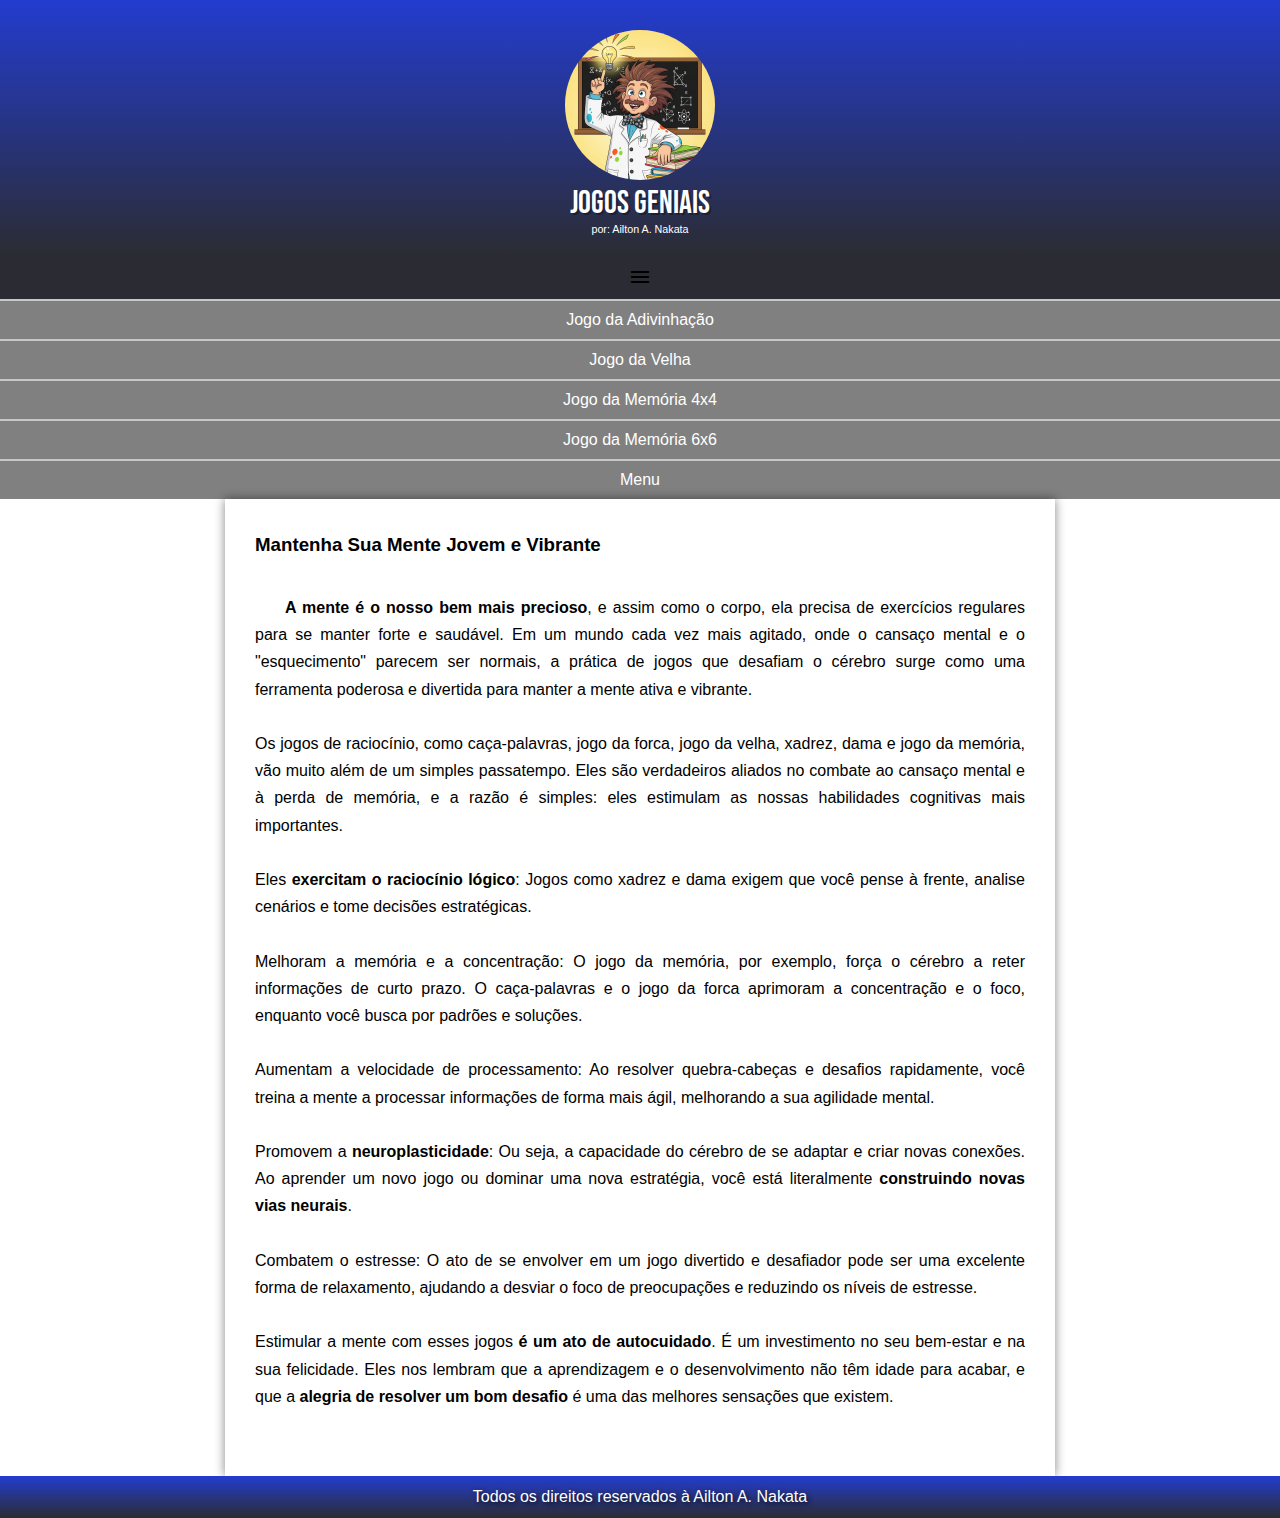
<file: index.html>
<!DOCTYPE html>
<html lang="pt-br">
<head>
    <meta charset="UTF-8">
    <meta name="viewport" content="width=device-width, initial-scale=1.0">
    <link rel="shortcut icon" href="img/Soluções.png" type="image/x-icon">
    <link rel="stylesheet" href="index.css">
    <!--Site que pucha icones direto do Google-->
    <link href="https://fonts.googleapis.com/icon?family=Material+Icons"
      rel="stylesheet">
    <title>Jogos Geniais</title>
    <style>
        .paragrafo{
            text-align: justify;
            text-indent: 30px;
        }
    </style>
</head>
<body>
     <header>
        <div><img src="img/Eintein.png"></div>           
               
            <h1>Jogos Geniais</h1>
            <p>por: Ailton A. Nakata</p>     
        
    </header>
    

    <i id="burguer" class="material-icons"onclick="clickMenu()">menu</i>
        <menu id="itens">
            <ul>                
                <li><a href="Jogo_da_forca/jogo_da_forca.html">Jogo da Adivinhação</a></li>
                <li><a href="Jogo_da_velha/jogodavelha.html">Jogo da Velha</a></li>
                <li><a href="Jogo_da_Memoria/memoria4X4.html">Jogo da Memória 4x4</a></li>
                <li><a href="Jogo_da_Memoria/jogodamemoria.html">Jogo da Memória 6x6</a></li>
                <li><a href="../index.html">Menu</a></li>
            </ul>
        </menu>

        <main>
            <section>
                <h3>Mantenha Sua Mente Jovem e Vibrante</h3>
                <br>
                <p class="paragrafo">
                    <strong>A mente é o nosso bem mais precioso</strong>, e assim como o corpo, ela precisa de exercícios regulares para se manter forte e saudável. Em um mundo cada vez mais agitado, onde o cansaço mental e o "esquecimento" parecem ser normais, a prática de jogos que desafiam o cérebro surge como uma ferramenta poderosa e divertida para manter a mente ativa e vibrante. <br><br>

Os jogos de raciocínio, como caça-palavras, jogo da forca, jogo da velha, xadrez, dama e jogo da memória, vão muito além de um simples passatempo. Eles são verdadeiros aliados no combate ao cansaço mental e à perda de memória, e a razão é simples: eles estimulam as nossas habilidades cognitivas mais importantes. <br><br>

Eles <strong>exercitam o raciocínio lógico</strong>: Jogos como xadrez e dama exigem que você pense à frente, analise cenários e tome decisões estratégicas. <br><br>

Melhoram a memória e a concentração: O jogo da memória, por exemplo, força o cérebro a reter informações de curto prazo. O caça-palavras e o jogo da forca aprimoram a concentração e o foco, enquanto você busca por padrões e soluções. <br><br>

Aumentam a velocidade de processamento: Ao resolver quebra-cabeças e desafios rapidamente, você treina a mente a processar informações de forma mais ágil, melhorando a sua agilidade mental.
<br><br>

Promovem a <strong>neuroplasticidade</strong>: Ou seja, a capacidade do cérebro de se adaptar e criar novas conexões. Ao aprender um novo jogo ou dominar uma nova estratégia, você está literalmente <strong>construindo novas vias neurais</strong>.
<br><br>
Combatem o estresse: O ato de se envolver em um jogo divertido e desafiador pode ser uma excelente forma de relaxamento, ajudando a desviar o foco de preocupações e reduzindo os níveis de estresse.
<br><br>
Estimular a mente com esses jogos <strong>é um ato de autocuidado</strong>. É um investimento no seu bem-estar e na sua felicidade. Eles nos lembram que a aprendizagem e o desenvolvimento não têm idade para acabar, e que a <strong>alegria de resolver um bom desafio</strong> é uma das melhores sensações que existem.
                </p>
            </section>
            <br>
            <br>            
        </main>

        <footer>
            <p>
                Todos os direitos reservados à Ailton A. Nakata
            </p>
        </footer>
    </div>
    <script>
        function clickMenu() {
    if (itens.style.display == 'block') {
        itens.style.display = 'none';
    } else {
        itens.style.display = 'block';
    }
}
        function mudouTamanho() {
    // Se a tela for maior que 768px, exibe o menu e esconde o ícone
    if (window.innerWidth >= 768) {
        itens.style.display = 'block';
    } else {
        // Se for menor, esconde o menu
        itens.style.display = 'none';
    }
}  

    </script>
</body>
</html>
</file>
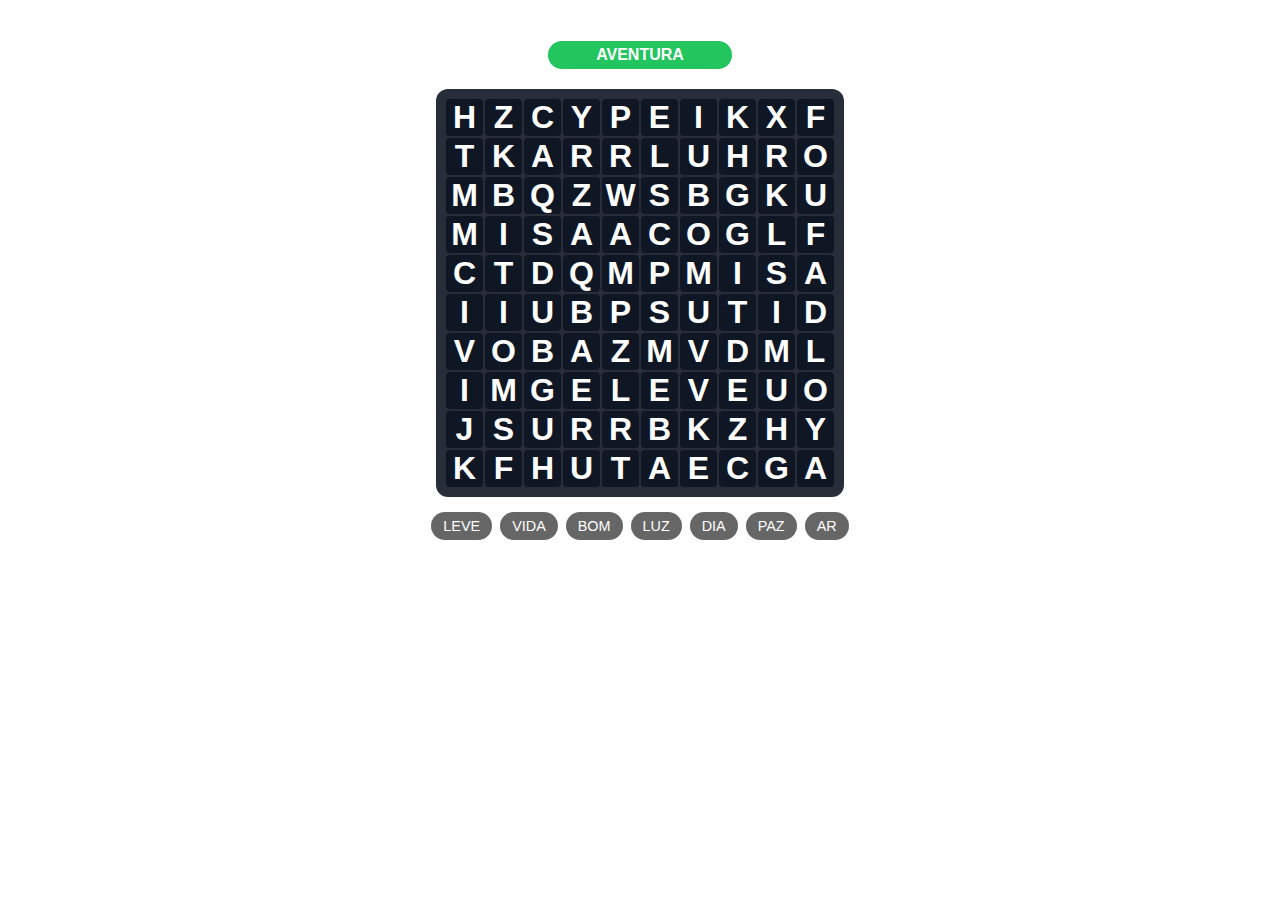
<file: Caça_Palavras/index.html>
<!DOCTYPE html>
<html lang="pt-br">
<head>
    <meta charset="UTF-8">
    <meta name="viewport" content="width=device-width, initial-scale=1.0">
    <title>Caça-Palavras</title>
    <style>
        /* Reset básico */
        * {
            margin: 0;
            padding: 0;
            box-sizing: border-box;
            font-family: Arial, Helvetica, sans-serif;
        }

        body {
            background: url('https://picsum.photos/800/1200?blur=3') no-repeat center center fixed;
            background-size: cover;
            display: flex;
            flex-direction: column;
            align-items: center;
            justify-content: flex-start;
            min-height: 100vh;
            color: #fff;
        }

        header {
            text-align: center;
            margin: 10px 0;
        }

        header h1 {
            font-size: 1.4rem;
        }

        header .nivel {
            font-size: 1rem;
            margin-top: 5px;
            background: #22c55e;
            padding: 5px 15px;
            border-radius: 20px;
            font-weight: bold;
        }

        main {
            display: flex;
            flex-direction: column;
            align-items: center;
            flex: 1;
            width: 100%;
            max-width: 500px;
            padding: 10px;
        }

        .grid {
            display: grid;
            grid-template-columns: repeat(var(--grid-cols), 1fr);
            gap: 2px;
            background: rgba(15, 23, 36, 0.9);
            padding: 10px;
            border-radius: 12px;
        }

        .cell {
            width: 100%;
            height: auto;
            aspect-ratio: 1 / 1;
            display: flex;
            align-items: center;
            justify-content: center;
            font-size: 2rem;
            font-weight: bold;
            background: #0f1724;
            border-radius: 4px;
            cursor: pointer;
            transition: background 0.3s ease, transform 0.2s ease;
            user-select: none;
        }

        .cell:hover {
            background: #1e293b;
            transform: scale(1.2);
        }

        .cell.selected {
            background: #f59e0b;
            color: #000;
        }
        
        .cell.encontrada {
            background: #22c55e;
            color: #fff;
        }

        .palavras {
            display: flex;
            flex-wrap: wrap;
            justify-content: center;
            margin-top: 15px;
            gap: 8px;
        }

        .palavras span {
            background: rgba(0, 0, 0, 0.6);
            padding: 6px 12px;
            border-radius: 20px;
            font-size: 0.9rem;
            cursor: default;
            transition: all 0.3s ease;
        }

        .palavras span.encontrada {
            background: #22c55e;
            text-decoration: line-through;
            color: #fff;
        }

        @media (max-width: 600px) {
            .grid {
                gap: 2px;
            }
            .cell {
                font-size: 1.8rem;
            }
        }
    </style>
</head>
<body>
    <header>
        <h1 id="titulo-nivel"></h1>
        <div class="nivel">AVENTURA</div>
    </header>

    <main>
        <div class="grid" id="grid"></div>
        <div class="palavras" id="lista-palavras"></div>
    </main>

<script>
    let nivelAtual = 1;
    let palavrasDoNivel = [];
    let gridRows = 0;
    let gridCols = 0;
    let tituloNivel = "";
    
    let grid = [];
    let selectedCells = [];
    let palavrasEncontradas = 0;
    let isSelecting = false;

    const gridElement = document.getElementById("grid");
    const listaElement = document.getElementById("lista-palavras");

    const niveis = {
        1: { titulo: "NÍVEL 1: BÁSICO", rows: 10, cols: 10, palavras: ["BOM", "LEVE", "LUZ", "DIA", "PAZ", "VIDA", "AR"] },
        2: { titulo: "NÍVEL 2: FÁCIL", rows: 12, cols: 11, palavras: ["AMOR", "PAZ", "VIDA", "LUZ", "ESPERANÇA", "SORTE", "TEMPO", "FÉ"] },
        3: { titulo: "NÍVEL 3: INTERMEDIÁRIO", rows: 15, cols: 12, palavras: ["AVENTURA", "VIAGEM", "DESAFIO", "MISTÉRIO", "PODER", "MAGIA", "SONHO", "LIVRO", "HERÓI", "VILÃO"] },
        4: { titulo: "NÍVEL 4: DIFÍCIL", rows: 16, cols: 13, palavras: ["CRIATIVIDADE", "INSPIRAÇÃO", "IMAGINAÇÃO", "CONHECIMENTO", "DESCOBERTA", "SABEDORIA", "FUTURO", "PROGRESSO", "CIÊNCIA", "HISTÓRIA", "FILOSOFIA"] },
        5: { titulo: "NÍVEL 5: ESPECIALISTA", rows: 18, cols: 14, palavras: ["CONSTITUIÇÃO", "GOVERNO", "DEMOCRACIA", "CIDADANIA", "LIBERDADE", "JUSTIÇA", "LEGISLAÇÃO", "ELEGIBILIDADE", "SOCIEDADE", "POLÍTICA", "ECONOMIA", "DIREITO"] }
    };

    function setupGame(nivel) {
        if (!niveis[nivel]) {
            console.error("Nível de dificuldade não encontrado.");
            alert("Parabéns! Você completou todos os níveis!");
            return;
        }

        const dadosNivel = niveis[nivel];
        tituloNivel = dadosNivel.titulo;
        gridRows = dadosNivel.rows;
        gridCols = dadosNivel.cols;
        palavrasDoNivel = dadosNivel.palavras;
        
        document.getElementById('titulo-nivel').textContent = tituloNivel;
        document.documentElement.style.setProperty('--grid-cols', gridCols);
        
        grid = Array.from({ length: gridRows }, () => Array(gridCols).fill(''));
        selectedCells = [];
        palavrasEncontradas = 0;

        colocarPalavrasNoGrid();
        preencherGridComLetrasAleatorias();
        criarCelulasNoHTML();
        mostrarPalavras();
    }

    function colocarPalavrasNoGrid() {
        palavrasDoNivel.sort((a, b) => b.length - a.length);

        palavrasDoNivel.forEach(palavra => {
            let palavraColocada = false;
            let tentativas = 0;
            const maxTentativas = 5000;

            while (!palavraColocada && tentativas < maxTentativas) {
                tentativas++;

                const direcoes = [
                    { dr: 0, dc: 1 },
                    { dr: 0, dc: -1 },
                    { dr: 1, dc: 0 },
                    { dr: -1, dc: 0 },
                    { dr: 1, dc: 1 },
                    { dr: 1, dc: -1 },
                    { dr: -1, dc: 1 },
                    { dr: -1, dc: -1 }
                ];
                const direcao = direcoes[Math.floor(Math.random() * direcoes.length)];

                const linhaInicial = Math.floor(Math.random() * gridRows);
                const colunaInicial = Math.floor(Math.random() * gridCols);

                let podeColocar = true;
                for (let i = 0; i < palavra.length; i++) {
                    const linhaAtual = linhaInicial + i * direcao.dr;
                    const colunaAtual = colunaInicial + i * direcao.dc;

                    if (linhaAtual < 0 || linhaAtual >= gridRows || colunaAtual < 0 || colunaAtual >= gridCols) {
                        podeColocar = false;
                        break;
                    }

                    if (grid[linhaAtual][colunaAtual] !== '' && grid[linhaAtual][colunaAtual] !== palavra[i]) {
                        podeColocar = false;
                        break;
                    }
                }

                if (podeColocar) {
                    for (let i = 0; i < palavra.length; i++) {
                        const linhaAtual = linhaInicial + i * direcao.dr;
                        const colunaAtual = colunaInicial + i * direcao.dc;
                        grid[linhaAtual][colunaAtual] = palavra[i];
                    }
                    palavraColocada = true;
                }
            }
            if (!palavraColocada) {
                console.warn(`Aviso: A palavra '${palavra}' não pôde ser colocada na grade após ${maxTentativas} tentativas.`);
            }
        });
    }

    function preencherGridComLetrasAleatorias() {
        for (let i = 0; i < gridRows; i++) {
            for (let j = 0; j < gridCols; j++) {
                if (grid[i][j] === '') {
                    grid[i][j] = String.fromCharCode(65 + Math.floor(Math.random() * 26));
                }
            }
        }
    }

    function criarCelulasNoHTML() {
        gridElement.innerHTML = '';
        for (let i = 0; i < gridRows; i++) {
            for (let j = 0; j < gridCols; j++) {
                const cell = document.createElement("div");
                cell.classList.add("cell");
                cell.textContent = grid[i][j];
                cell.dataset.row = i;
                cell.dataset.col = j;
                
                cell.addEventListener('mousedown', (e) => iniciarSelecao(cell, e));
                cell.addEventListener('mouseenter', (e) => handleMouseOver(cell, e));
                
                cell.addEventListener('touchstart', (e) => iniciarSelecao(cell, e));
                cell.addEventListener('touchmove', (e) => handleTouchMove(e));

                gridElement.appendChild(cell);
            }
        }
        document.body.addEventListener('mouseup', finalizarSelecao);
        document.body.addEventListener('touchend', finalizarSelecao);
    }

    function iniciarSelecao(cell, event) {
    if (cell.classList.contains('encontrada')) return; // Só bloqueia se a primeira célula já estiver encontrada
    event.preventDefault(); 
    isSelecting = true;
    deselecionarCelulas();
    cell.classList.add('selected');
    selectedCells.push(cell);
}

    function handleTouchMove(event) {
        if (!isSelecting) return;
        event.preventDefault(); 
        const touch = event.touches[0];
        const targetElement = document.elementFromPoint(touch.clientX, touch.clientY);
        if (targetElement && targetElement.classList.contains('cell')) {
            handleMouseOver(targetElement, event);
        }
    }

    function handleMouseOver(cell, event) {
    if (!isSelecting) return;

    const firstCell = selectedCells[0];
    const currentRow = parseInt(cell.dataset.row);
    const currentCol = parseInt(cell.dataset.col);
    const firstRow = parseInt(firstCell.dataset.row);
    const firstCol = parseInt(firstCell.dataset.col);

    const dr = currentRow - firstRow;
    const dc = currentCol - firstCol;

    const isHorizontal = dr === 0;
    const isVertical = dc === 0;
    const isDiagonal = Math.abs(dr) === Math.abs(dc);

    // Permite que o usuário arraste em qualquer direção, desde que seja uma linha reta
    if (isHorizontal || isVertical || isDiagonal) {
        const cellsInPath = getCellsInPath(firstRow, firstCol, currentRow, currentCol);
        
        // Limpa e reconstrói a seleção a cada movimento
        deselecionarCelulas();
        cellsInPath.forEach(c => c.classList.add('selected'));
        selectedCells = cellsInPath;
    } else {
        // Se a forma não for uma linha reta, deseleciona tudo
        deselecionarCelulas();
    }
}

    function getCellsInPath(r1, c1, r2, c2) {
    const cells = [];
    const dr = Math.sign(r2 - r1);
    const dc = Math.sign(c2 - c1);
    
    let r = r1;
    let c = c1;
    
    while (r !== r2 + dr || c !== c2 + dc) {
        const cell = document.querySelector(`[data-row="${r}"][data-col="${c}"]`);
        if (cell) {
            cells.push(cell);
        }
        // Move para a próxima célula na direção correta
        r += dr;
        c += dc;
    }
    return cells;
}
    
    function finalizarSelecao() {
        if (isSelecting) {
            isSelecting = false;
            if (selectedCells.length > 1) {
                verificarSelecao();
            } else {
                deselecionarCelulas();
            }
        }
    }

    function verificarSelecao() {
    const palavraSelecionada = selectedCells.map(c => c.textContent).join('');
    const palavraReversa = palavraSelecionada.split('').reverse().join('');
    
    const palavraNaLista = palavrasDoNivel.find(p => p === palavraSelecionada || p === palavraReversa);
    
    if (palavraNaLista) {
        marcarComoEncontrada(palavraNaLista);
        palavrasEncontradas++;
        if (palavrasEncontradas === palavrasDoNivel.length) {
            setTimeout(() => {
                alert("Parabéns! Você encontrou todas as palavras!");
                carregarProximoNivel();
            }, 500);
        }
    } else {
        deselecionarCelulas();
    }
}

    function marcarComoEncontrada(palavra) {
        selectedCells.forEach(c => {
            c.classList.add('encontrada');
            c.classList.remove('selected');
        });

        const spanPalavra = document.querySelector(`.palavras span[data-palavra="${palavra}"]`);
        if (spanPalavra) {
            spanPalavra.classList.add('encontrada');
        }

        selectedCells = [];
    }

    function deselecionarCelulas() {
        selectedCells.forEach(c => c.classList.remove('selected'));
        selectedCells = [];
    }
    
    function mostrarPalavras() {
        listaElement.innerHTML = '';
        palavrasDoNivel.forEach(p => {
            const span = document.createElement("span");
            span.textContent = p;
            span.dataset.palavra = p;
            listaElement.appendChild(span);
        });
    }

    function carregarProximoNivel() {
        nivelAtual++;
        setupGame(nivelAtual);
    }

    // Inicia o jogo no nível 1
    setupGame(nivelAtual);
</script>
</body>
</html>
</file>
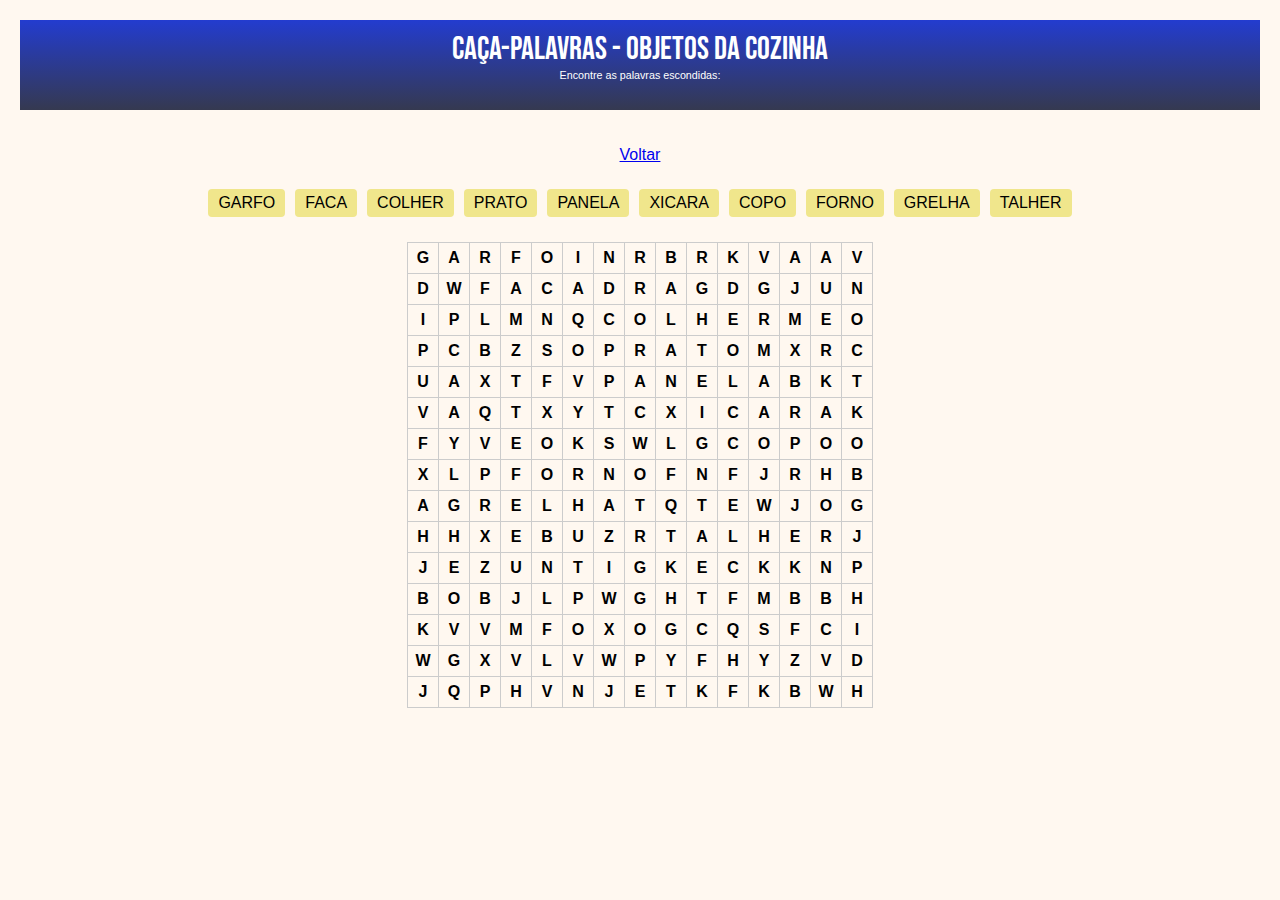
<file: cacapalavras.html>
<!DOCTYPE html>
<html lang="pt-br">
<head>
  <meta charset="UTF-8">
  <title>Caça-Palavras - Cozinha</title>
  <link rel="stylesheet" href="style.css">
  <style>
    body {
      font-family: Arial, sans-serif;
      background-color: #fff8f0;
      text-align: center;
      padding: 20px;
    }
      table {
      margin: 20px auto;
      border-collapse: collapse;
    }
    td {
      border: 1px solid #ccc;
      width: 30px;
      height: 30px;
      text-align: center;
      font-weight: bold;
      cursor: pointer;
      user-select: none;
    }
    td.found {
      background-color: #b2f7b2;
      color: green;
    }
    #palavras {
      margin-top: 20px;
    }
    .palavra {
      margin: 5px;
      display: inline-block;
      padding: 5px 10px;
      background-color: #f0e68c;
      border-radius: 4px;
    }
    .palavra.encontrada {
      text-decoration: line-through;
      background-color: #c0ffc0;
    }
  </style>
</head>
<body>

  <header>
    <h1>Caça-Palavras - Objetos da Cozinha</h1>
    <p>Encontre as palavras escondidas:</p>
  </header>
  <br><br>
  <div id="voltar">
    <p><a href="index.html">Voltar</a></p>
  </div>

  <div id="palavras"></div>
  <table id="tabela"></table>

  <script>
    const palavras = [
      "GARFO", "FACA", "COLHER", "PRATO", "PANELA",
      "XICARA", "COPO", "FORNO", "GRELHA", "TALHER"
    ];

    const tamanho = 15;
    const matriz = [];

    // Inicializa matriz com espaços vazios
    for (let i = 0; i < tamanho; i++) {
      matriz[i] = Array(tamanho).fill('');
    }

    // Posiciona as palavras horizontalmente, uma por linha
    palavras.forEach((palavra, index) => {
      let linha = index; // cada palavra em uma linha diferente
      let col = Math.floor(Math.random() * (tamanho - palavra.length));
      for (let i = 0; i < palavra.length; i++) {
        matriz[linha][col + i] = palavra[i];
      }
    });

    // Preenche espaços vazios com letras aleatórias
    for (let i = 0; i < tamanho; i++) {
      for (let j = 0; j < tamanho; j++) {
        if (matriz[i][j] === '') {
          matriz[i][j] = String.fromCharCode(65 + Math.floor(Math.random() * 26));
        }
      }
    }

    // Renderiza tabela
    const tabela = document.getElementById("tabela");

    for (let i = 0; i < tamanho; i++) {
      const row = tabela.insertRow();
      for (let j = 0; j < tamanho; j++) {
        const cell = row.insertCell();
        cell.textContent = matriz[i][j];
        cell.dataset.letra = matriz[i][j];
        cell.onclick = () => {
          cell.classList.toggle("found");
          verificarPalavras();
        };
      }
    }

    // Lista de palavras
    const divPalavras = document.getElementById("palavras");
    palavras.forEach(p => {
      const span = document.createElement("span");
      span.className = "palavra";
      span.textContent = p;
      span.dataset.palavra = p;
      divPalavras.appendChild(span);
    });

    // Verifica palavras encontradas
    function verificarPalavras() {
      const letrasSelecionadas = [];
      const cells = document.querySelectorAll("td.found");
      cells.forEach(cell => letrasSelecionadas.push(cell.textContent));

      palavras.forEach(palavra => {
        const palavraSpan = document.querySelector(`[data-palavra='${palavra}']`);
        const regex = new RegExp(palavra.split('').join('.*'), 'i');
        const encontrada = regex.test(letrasSelecionadas.join(''));
        if (encontrada) {
          palavraSpan.classList.add("encontrada");
        }
      });
    }
  </script>
</body>
</html>
</file>
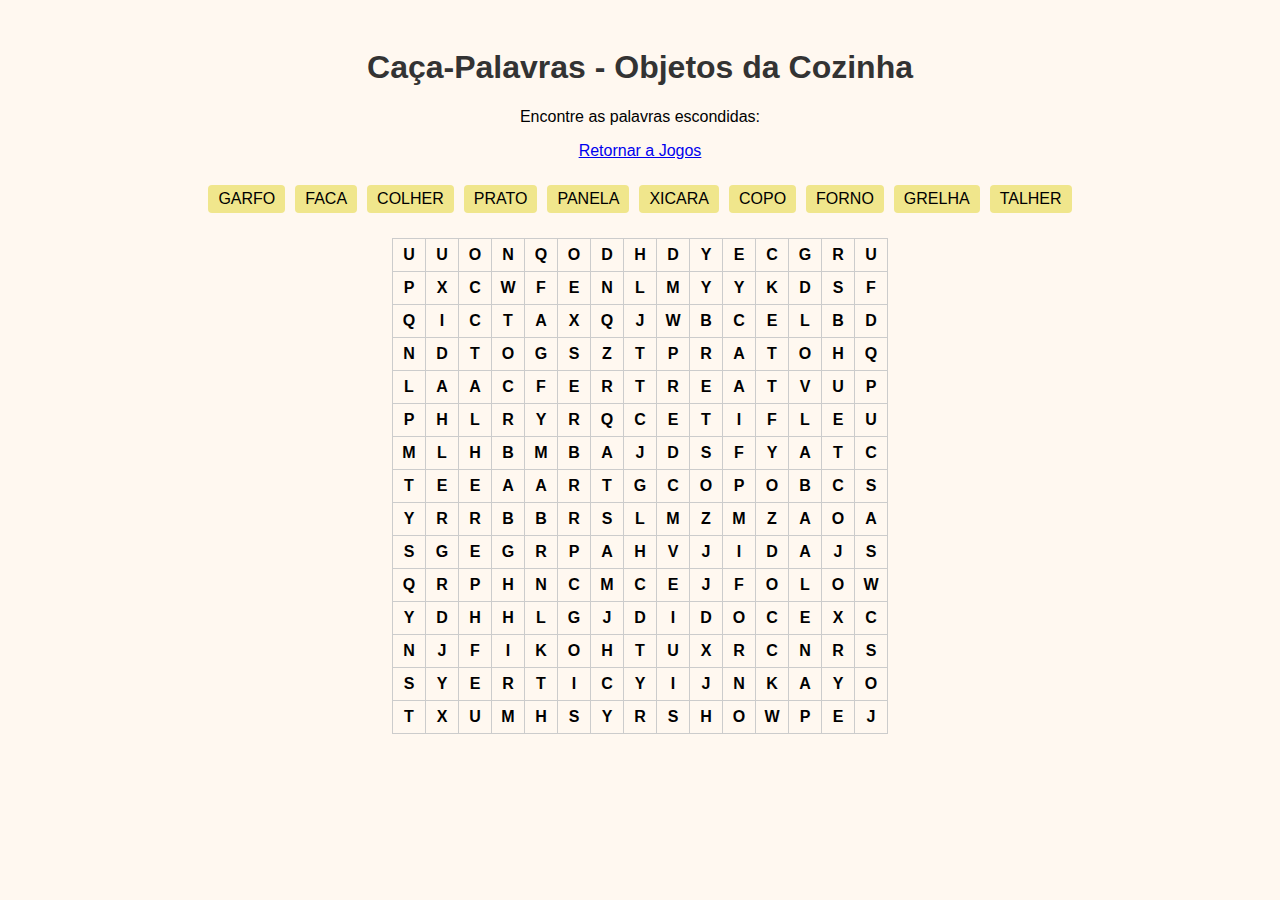
<file: cacapalavras2.html>
<!DOCTYPE html>
<html lang="pt-br">
<head>
  <meta charset="UTF-8">
  <title>Caça-Palavras - Cozinha</title>
  <style>
    body {
      font-family: Arial, sans-serif;
      background-color: #fff8f0;
      text-align: center;
      padding: 20px;
    }
    h1 {
      color: #333;
    }
    table {
      margin: 20px auto;
      border-collapse: collapse;
    }
    td {
      border: 1px solid #ccc;
      width: 30px;
      height: 30px;
      text-align: center;
      font-weight: bold;
      cursor: pointer;
      user-select: none;
    }
    td.found {
      background-color: #b2f7b2;
      color: green;
    }
    #palavras {
      margin-top: 20px;
    }
    .palavra {
      margin: 5px;
      display: inline-block;
      padding: 5px 10px;
      background-color: #f0e68c;
      border-radius: 4px;
    }
    .palavra.encontrada {
      text-decoration: line-through;
      background-color: #c0ffc0;
    }
  </style>
</head>
<body>

  <h1>Caça-Palavras - Objetos da Cozinha</h1>
  <p>Encontre as palavras escondidas:</p>
  <p><a href="../jogos.html">Retornar a Jogos</a></p>

  <div id="palavras"></div>
  <table id="tabela"></table>

  <script>
    const palavras = [
      "GARFO", "FACA", "COLHER", "PRATO", "PANELA",
      "XICARA", "COPO", "FORNO", "GRELHA", "TALHER"
    ];

    const tamanho = 15;
    const matriz = Array.from({ length: tamanho }, () => Array(tamanho).fill(''));

    const direcoes = [
      { dx: 1, dy: 0 },   // ➡ horizontal
      { dx: 0, dy: 1 },   // ⬇ vertical
      { dx: 0, dy: -1 },  // ⬆ vertical invertida
      { dx: 1, dy: 1 },   // ↘ diagonal
      { dx: -1, dy: -1 }  // ↖ diagonal invertida
    ];

    function podeInserir(palavra, x, y, dx, dy) {
      for (let i = 0; i < palavra.length; i++) {
        const nx = x + dx * i;
        const ny = y + dy * i;
        if (nx < 0 || ny < 0 || nx >= tamanho || ny >= tamanho) return false;
        const letraAtual = matriz[ny][nx];
        if (letraAtual !== '' && letraAtual !== palavra[i]) return false;
      }
      return true;
    }

    function inserirPalavra(palavra) {
      let tentativas = 100;
      while (tentativas-- > 0) {
        const dir = direcoes[Math.floor(Math.random() * direcoes.length)];
        const x = Math.floor(Math.random() * tamanho);
        const y = Math.floor(Math.random() * tamanho);
        if (podeInserir(palavra, x, y, dir.dx, dir.dy)) {
          for (let i = 0; i < palavra.length; i++) {
            const nx = x + dir.dx * i;
            const ny = y + dir.dy * i;
            matriz[ny][nx] = palavra[i];
          }
          return true;
        }
      }
      return false;
    }

    palavras.forEach(palavra => {
      inserirPalavra(palavra);
    });

    // Preencher espaços vazios com letras aleatórias
    for (let y = 0; y < tamanho; y++) {
      for (let x = 0; x < tamanho; x++) {
        if (matriz[y][x] === '') {
          matriz[y][x] = String.fromCharCode(65 + Math.floor(Math.random() * 26));
        }
      }
    }

    // Renderizar tabela
    const tabela = document.getElementById("tabela");
    for (let y = 0; y < tamanho; y++) {
      const row = tabela.insertRow();
      for (let x = 0; x < tamanho; x++) {
        const cell = row.insertCell();
        cell.textContent = matriz[y][x];
        cell.dataset.letra = matriz[y][x];
        cell.onclick = () => {
          cell.classList.toggle("found");
          verificarPalavras();
        };
      }
    }

    // Lista de palavras
    const divPalavras = document.getElementById("palavras");
    palavras.forEach(p => {
      const span = document.createElement("span");
      span.className = "palavra";
      span.textContent = p;
      span.dataset.palavra = p;
      divPalavras.appendChild(span);
    });

    // Verificar palavras
    function verificarPalavras() {
      const letrasSelecionadas = [];
      const cells = document.querySelectorAll("td.found");
      cells.forEach(cell => letrasSelecionadas.push(cell.textContent));

      palavras.forEach(palavra => {
        const palavraSpan = document.querySelector(`[data-palavra='${palavra}']`);
        const regex = new RegExp(palavra.split('').join('.*'), 'i');
        const encontrada = regex.test(letrasSelecionadas.join(''));
        if (encontrada) {
          palavraSpan.classList.add("encontrada");
        }
      });
    }
  </script>

</body>
</html>
</file>
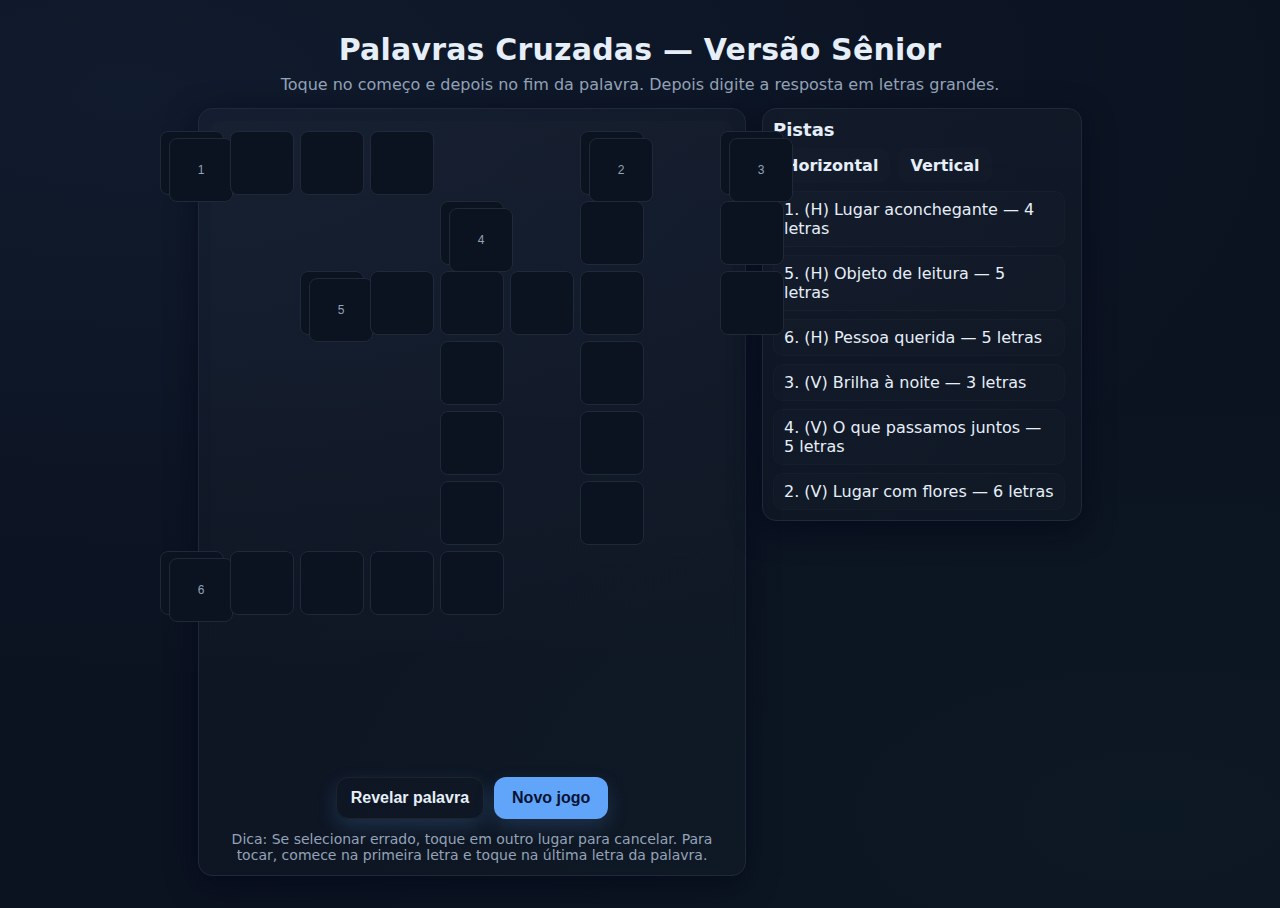
<file: cacapalavras3.html>
<!DOCTYPE html>
<html lang="pt-br">
<head>
<meta charset="utf-8" />
<meta name="viewport" content="width=device-width,initial-scale=1" />
<title>Palavras Cruzadas — Versão Sênior (Dark)</title>
<style>
  :root{
    --bg:#0b1220;
    --panel:#0f1724;
    --card:#111827;
    --cell-bg:#0b1220;
    --cell-border:#1f2937;
    --text:#e6eef8;
    --accent:#60a5fa; /* azul claro */
    --accent-2:#34d399; /* verde */
    --found:#fbbf24; /* dourado */
    --muted:#94a3b8;
    --radius:14px;
    --cell: clamp(40px, 10vw, 64px);
    --fz: clamp(20px, 5.6vw, 30px);
  }
  *{box-sizing:border-box}
  body{
    margin:0;
    font-family: system-ui, -apple-system, "Segoe UI", Roboto, "Helvetica Neue", Arial;
    background: radial-gradient(1200px 600px at 10% 10%, rgba(96,165,250,0.06), transparent),
                radial-gradient(1000px 500px at 90% 90%, rgba(52,211,153,0.03), transparent),
                var(--bg);
    color:var(--text);
    -webkit-font-smoothing:antialiased;
    -moz-osx-font-smoothing:grayscale;
    min-height:100vh;
    padding:14px;
    display:flex;
    align-items:flex-start;
    justify-content:center;
  }

  .wrap{
    width:100%;
    max-width:920px;
    padding:18px;
  }

  header{
    text-align:center;
    margin-bottom:12px;
  }
  h1{
    margin:0;
    font-size:clamp(20px,6vw,30px);
    letter-spacing:.2px;
  }
  p.lead{
    margin:8px 0 0;
    color:var(--muted);
    font-size:clamp(14px,4vw,16px);
  }

  .board-area{
    display:grid;
    grid-template-columns: minmax(180px,1fr) 320px;
    gap:16px;
    align-items:start;
    margin-top:14px;
  }

  /* make single-column on small screens */
  @media (max-width:820px){
    .board-area{ grid-template-columns: 1fr; }
  }

  .panel{
    background: linear-gradient(180deg, rgba(255,255,255,0.02), rgba(255,255,255,0.01));
    border:1px solid var(--cell-border);
    border-radius:var(--radius);
    padding:12px;
    box-shadow: 0 8px 30px rgba(2,6,23,0.6);
  }

  /* grid */
  .grid{
    display:grid;
    grid-template-columns: repeat(var(--cols), var(--cell));
    gap:6px;
    justify-content:center;
    padding:10px;
    background: linear-gradient(180deg, rgba(255,255,255,0.01), transparent);
    border-radius:10px;
  }

  .cell{
    width:var(--cell);
    height:var(--cell);
    display:grid;
    grid-template-rows: 1fr auto;
    align-items:center;
    justify-items:center;
    position:relative;
    background:var(--cell-bg);
    border-radius:8px;
    border:1px solid var(--cell-border);
    user-select:none;
    touch-action: manipulation;
  }

  .cell.block{
    background:transparent;
    border:0;
    visibility:hidden;
  }

  .letter{
    font-weight:800;
    font-size:var(--fz);
    line-height:1;
    color:var(--text);
  }

  .cell.smallnum{
    font-size:12px;
    color:var(--muted);
    position:absolute;
    top:6px;
    left:8px;
  }

  .cell.selecting{
    outline: 3px solid rgba(96,165,250,0.22);
    background: rgba(96,165,250,0.06);
    border-color: rgba(96,165,250,0.4);
  }

  .cell.found{
    background: linear-gradient(90deg, rgba(251,191,36,0.08), rgba(251,191,36,0.02));
    border-color: rgba(251,191,36,0.4);
    color:#7c2d12;
  }

  /* clues */
  .clues{
    padding:10px;
  }
  .clues h2{
    margin:0 0 8px;
    font-size:18px;
  }
  .clues .list{
    display:grid;
    gap:8px;
    max-height:52vh;
    overflow:auto;
    padding-right:6px;
  }
  .clue{
    border-radius:10px;
    padding:8px 10px;
    background: rgba(255,255,255,0.01);
    border:1px solid rgba(255,255,255,0.02);
    font-size:16px;
  }
  .clue.done{
    background: rgba(52,211,153,0.06);
    border-color: rgba(52,211,153,0.2);
    text-decoration:line-through;
    color:var(--muted);
  }

  /* controls */
  .controls{
    display:flex;
    gap:10px;
    margin-top:12px;
    flex-wrap:wrap;
    justify-content:center;
  }
  button.big{
    padding:12px 18px;
    border-radius:12px;
    border:0;
    background:var(--accent);
    color:#071232;
    font-weight:800;
    font-size:16px;
    box-shadow: 0 8px 20px rgba(96,165,250,0.18);
  }
  button.ghost{
    padding:10px 14px;
    border-radius:12px;
    border:1px solid rgba(255,255,255,0.06);
    background:transparent;
    color:var(--text);
    font-weight:700;
  }

  /* input overlay */
  .overlay{
    position:fixed;
    inset:0;
    display:none;
    align-items:center;
    justify-content:center;
    background: linear-gradient(180deg, rgba(2,6,23,0.6), rgba(2,6,23,0.85));
    z-index:60;
    padding:20px;
  }
  .overlay.show{ display:flex; }
  .card{
    width:100%;
    max-width:520px;
    background:var(--card);
    border-radius:14px;
    padding:18px;
    border:1px solid rgba(255,255,255,0.03);
  }
  .card h3{ margin:0 0 12px; }
  .input-area{
    display:flex;
    gap:8px;
    align-items:center;
  }
  input.word{
    flex:1;
    padding:14px 16px;
    font-size:28px;
    border-radius:10px;
    border:1px solid rgba(255,255,255,0.06);
    background:transparent;
    color:var(--text);
    text-transform:uppercase;
    font-weight:800;
    letter-spacing:2px;
    text-align:center;
  }
  .big-actions{ display:flex; gap:8px; margin-top:12px; justify-content:center; flex-wrap:wrap; }
  .pill{
    padding:12px 18px;
    border-radius:999px;
    border:0;
    font-weight:800;
  }
  .pill.confirm{ background:var(--accent-2); color:#062017; }
  .pill.cancel{ background:rgba(255,255,255,0.03); color:var(--text); border:1px solid rgba(255,255,255,0.02); }

  footer.hint{
    text-align:center;
    margin-top:12px;
    color:var(--muted);
    font-size:14px;
  }
</style>
</head>
<body>
  <div class="wrap">
    <header>
      <h1>Palavras Cruzadas — Versão Sênior</h1>
      <p class="lead">Toque no começo e depois no fim da palavra. Depois digite a resposta em letras grandes.</p>
    </header>

    <div class="board-area">
      <!-- Board -->
      <div class="panel" id="boardPanel">
        <div id="grid" class="grid" role="grid" aria-label="Tabuleiro de palavras cruzadas"></div>

        <div class="controls" style="margin-top:12px;">
          <button id="reveal" class="big ghost" aria-label="Revelar uma palavra">Revelar palavra</button>
          <button id="new" class="big" aria-label="Novo jogo">Novo jogo</button>
        </div>

        <footer class="hint">Dica: Se selecionar errado, toque em outro lugar para cancelar. Para tocar, comece na primeira letra e toque na última letra da palavra.</footer>
      </div>

      <!-- Clues -->
      <aside class="panel clues" id="cluesPanel" aria-label="Pistas">
        <h2>Pistas</h2>
        <div style="display:flex;gap:8px;margin-bottom:8px;">
          <div style="padding:8px 12px;border-radius:10px;background:rgba(255,255,255,0.01);font-weight:700;">Horizontal</div>
          <div style="padding:8px 12px;border-radius:10px;background:rgba(255,255,255,0.01);font-weight:700;">Vertical</div>
        </div>
        <div class="list" id="clueList"></div>
      </aside>
    </div>
  </div>

  <!-- overlay for typing -->
  <div id="overlay" class="overlay" role="dialog" aria-modal="true" aria-hidden="true">
    <div class="card" role="document">
      <h3 id="overlayTitle">Digite a palavra</h3>
      <div class="input-area">
        <input id="wordInput" class="word" type="text" inputmode="latin" autocomplete="off" maxlength="20" />
      </div>
      <div class="big-actions">
        <button id="submitWord" class="pill confirm">Confirmar</button>
        <button id="cancelWord" class="pill cancel">Cancelar</button>
      </div>
    </div>
  </div>

<script>
/* ========= Configuração do jogo =========
   grade pequena para conforto: 9x9 (ajuste variáveis se quiser)
   definimos as palavras com suas posições (x,y indices 0-based), direção e pista.
*/
const COLS = 9, ROWS = 9;
document.documentElement.style.setProperty('--cols', COLS);

const WORDS = [
  // horizontal: {word, x, y, dir:'across', clue}
  { word: "CASA", x:0, y:0, dir:"across", clue:"Lugar aconchegante" },
  { word: "LIVRO", x:2, y:2, dir:"across", clue:"Objeto de leitura" },
  { word: "AMIGO", x:0, y:6, dir:"across", clue:"Pessoa querida" },

  // vertical: {word, x, y, dir:'down', clue}
  { word: "LUA", x:8, y:0, dir:"down", clue:"Brilha à noite" },
  { word: "TEMPO", x:4, y:1, dir:"down", clue:"O que passamos juntos" },
  { word: "JARDIM", x:6, y:0, dir:"down", clue:"Lugar com flores" }
];

// cria matriz de células vazias/blocks
function makeEmptyGrid(){
  const g = [];
  for(let y=0;y<ROWS;y++){
    g[y]=[];
    for(let x=0;x<COLS;x++) g[y][x] = { letter: "", block: true, number: null, found:false };
  }
  return g;
}

let solutionGrid = makeEmptyGrid();
let placements = []; // guarda cada palavra com coords e fim
let foundWords = new Set();

/* coloca palavras na grid (preenchendo solutionGrid) */
function placeWords(){
  solutionGrid = makeEmptyGrid();
  placements = [];
  for(const w of WORDS){
    const len = w.word.length;
    const sx = w.x, sy = w.y;
    let ex = sx, ey = sy;
    if(w.dir === 'across') ex = sx + len -1;
    else ey = sy + len -1;

    // marca letras e desbloqueia células
    for(let i=0;i<len;i++){
      const x = sx + (w.dir==='across'? i:0);
      const y = sy + (w.dir==='down'?  i:0);
      solutionGrid[y][x].letter = w.word[i];
      solutionGrid[y][x].block = false;
    }
    // número de início (se ainda não numerado)
    if(!solutionGrid[sy][sx].number){
      solutionGrid[sy][sx].number = 1; // atribuido depois com contagem correta
    }
    placements.push({
      word: w.word,
      x:sx, y:sy,
      ex, ey,
      dir:w.dir,
      clue:w.clue,
      number: null
    });
  }

  // numerar os inícios de forma crescente (padrão de palavras cruzadas)
  let count=1;
  for(let y=0;y<ROWS;y++){
    for(let x=0;x<COLS;x++){
      if(!solutionGrid[y][x].block){
        // se é início de across (ou down)
        const isStartAcross = (x===0 || solutionGrid[y][x-1].block) && (x+1<COLS && !solutionGrid[y][x+1].block);
        const isStartDown = (y===0 || solutionGrid[y-1][x].block) && (y+1<ROWS && !solutionGrid[y+1][x].block);
        if(isStartAcross || isStartDown){
          solutionGrid[y][x].number = count++;
        }else{
          // mantém número anterior se já estava marcado (compatibilidade)
          if(!solutionGrid[y][x].number) solutionGrid[y][x].number = null;
        }
      }
    }
  }
  // atribui números reais às placements
  for(const p of placements){
    p.number = solutionGrid[p.y][p.x].number;
  }
}

/* Renderiza grade e pistas */
const gridEl = document.getElementById('grid');
const clueList = document.getElementById('clueList');

function render(){
  gridEl.innerHTML = "";
  gridEl.style.gridTemplateColumns = `repeat(${COLS}, var(--cell))`;

  for(let y=0;y<ROWS;y++){
    for(let x=0;x<COLS;x++){
      const cell = solutionGrid[y][x];
      const btn = document.createElement('button');
      btn.className = 'cell' + (cell.block? ' block':'');
      btn.dataset.x = x; btn.dataset.y = y;
      btn.setAttribute('role','gridcell');
      btn.setAttribute('aria-label', cell.block ? 'quadrado vazio' : `linha ${y+1} coluna ${x+1} letra ${cell.letter || 'vazia'}`);

      if(!cell.block){
        if(cell.number){
          const num = document.createElement('div');
          num.className = 'cell smallnum';
          num.textContent = cell.number;
          btn.appendChild(num);
        }
        const letter = document.createElement('div');
        letter.className = 'letter';
        letter.textContent = cell.filled || '';
        btn.appendChild(letter);
      }
      gridEl.appendChild(btn);
    }
  }

  // pistas
  clueList.innerHTML = "";
  // horizontais
  const across = placements.filter(p=>p.dir==='across');
  const down = placements.filter(p=>p.dir==='down');

  across.forEach(p=>{
    const el = document.createElement('div');
    el.className = 'clue' + (foundWords.has(p.word) ? ' done' : '');
    el.dataset.word = p.word;
    el.dataset.x = p.x; el.dataset.y = p.y;
    el.textContent = `${p.number}. (H) ${p.clue} — ${p.word.length} letras`;
    clueList.appendChild(el);
  });
  // verticais
  down.forEach(p=>{
    const el = document.createElement('div');
    el.className = 'clue' + (foundWords.has(p.word) ? ' done' : '');
    el.dataset.word = p.word;
    el.dataset.x = p.x; el.dataset.y = p.y;
    el.textContent = `${p.number}. (V) ${p.clue} — ${p.word.length} letras`;
    clueList.appendChild(el);
  });
}

/* interação: tocar começo e fim */
let startCell = null;

// util
function inBounds(x,y){ return x>=0 && x<COLS && y>=0 && y<ROWS; }
function coordsEqual(a,b){ return a.x===b.x && a.y===b.y; }

// quando selecionar, verificamos se existe uma palavra que começa em startCell e termina em endCell
function findPlacementBetween(a,b){
  if(!a || !b) return null;
  // ensure straight line horizontal or vertical
  if(a.x !== b.x && a.y !== b.y) return null;
  // find placement that matches start/end or reverse
  for(const p of placements){
    const sx=p.x, sy=p.y, ex=p.ex, ey=p.ey;
    if((sx===a.x && sy===a.y && ex===b.x && ey===b.y) ||
       (sx===b.x && sy===b.y && ex===a.x && ey===a.y)){
      return p;
    }
  }
  return null;
}

function highlightPath(a,b,cls){
  // remove previous selecting
  document.querySelectorAll('.cell.selecting').forEach(el=>el.classList.remove('selecting'));
  if(!a || !b) return;
  const dx = a.x === b.x ? 0 : (b.x > a.x ? 1 : -1);
  const dy = a.y === b.y ? 0 : (b.y > a.y ? 1 : -1);
  let x = a.x, y = a.y;
  while(inBounds(x,y)){
    const el = document.querySelector(`.cell[data-x="${x}"][data-y="${y}"]`);
    if(!el) break;
    el.classList.add(cls || 'selecting');
    if(x===b.x && y===b.y) break;
    x += dx; y += dy;
  }
}

// abrir overlay para digitar
const overlay = document.getElementById('overlay');
const wordInput = document.getElementById('wordInput');
const overlayTitle = document.getElementById('overlayTitle');

let activePlacement = null; // placement selecionada atualmente (object)

function openOverlayFor(p){
  activePlacement = p;
  const hint = `${p.number}. ${p.clue} — ${p.word.length} letras`;
  overlayTitle.textContent = `Palavra: ${hint}`;
  wordInput.value = ""; // empty
  wordInput.setAttribute('placeholder', 'Digite aqui (Apenas letras)');
  overlay.classList.add('show');
  overlay.setAttribute('aria-hidden','false');
  setTimeout(()=>wordInput.focus(),80);
}

function closeOverlay(){
  overlay.classList.remove('show');
  overlay.setAttribute('aria-hidden','true');
  activePlacement = null;
  wordInput.value = "";
}

// preenche palavra na grid e marca encontrada
function fillPlacement(p, txt){
  const word = txt.toUpperCase().replace(/[^A-ZÀ-ÚÇÑ]/g,'').slice(0,p.word.length);
  if(word.length !== p.word.length) return false;
  // escreve nas células
  const dx = p.x === p.ex ? 0 : (p.ex > p.x ? 1 : -1);
  const dy = p.y === p.ey ? 0 : (p.ey > p.y ? 1 : -1);
  let x=p.x, y=p.y;
  for(let i=0;i<p.word.length;i++){
    solutionGrid[y][x].filled = word[i];
    x += dx; y += dy;
  }
  foundWords.add(p.word);
  // marca visualmente
  document.querySelectorAll('.cell').forEach(c=>{
    const cx = +c.dataset.x, cy = +c.dataset.y;
    if(!solutionGrid[cy][cx].block && solutionGrid[cy][cx].filled){
      c.querySelector('.letter') && (c.querySelector('.letter').textContent = solutionGrid[cy][cx].filled);
    }
  });
  render(); // atualiza pistas
  // marcar as células do word como found (estilo)
  x=p.x; y=p.y;
  for(let i=0;i<p.word.length;i++){
    const el = document.querySelector(`.cell[data-x="${x}"][data-y="${y}"]`);
    if(el) el.classList.add('found');
    x += dx; y += dy;
  }
  return true;
}

/* eventos */
gridEl.addEventListener('click', (ev)=>{
  const btn = ev.target.closest('.cell');
  if(!btn) return;
  const x = +btn.dataset.x, y = +btn.dataset.y;
  if(solutionGrid[y][x].block) {
    // cancelar seleção ao tocar num bloco
    startCell = null;
    document.querySelectorAll('.cell.selecting').forEach(e=>e.classList.remove('selecting'));
    return;
  }

  const clicked = {x,y};
  if(!startCell){
    startCell = clicked;
    btn.classList.add('selecting');
    return;
  } else {
    // se tocou na mesma célula -> cancela seleção
    if(coordsEqual(startCell, clicked)){
      startCell = null;
      document.querySelectorAll('.cell.selecting').forEach(e=>e.classList.remove('selecting'));
      return;
    }
    // procura placement válido
    const p = findPlacementBetween(startCell, clicked);
    if(p){
      // previsualiza seleção
      highlightPath(startCell, clicked, 'selecting');
      // abre overlay para digitar a resposta
      openOverlayFor(p);
    } else {
      // se não encontrou, apenas mova seleção para nova célula (usuário pode tentar outra)
      document.querySelectorAll('.cell.selecting').forEach(e=>e.classList.remove('selecting'));
      startCell = clicked;
      btn.classList.add('selecting');
    }
  }
});

// overlay buttons
document.getElementById('submitWord').addEventListener('click', ()=>{
  if(!activePlacement) return;
  const text = wordInput.value.trim().toUpperCase().replace(/[^A-ZÀ-ÚÇÑ]/g,'');
  if(text.length !== activePlacement.word.length){
    alert(`A palavra deve ter ${activePlacement.word.length} letras.`);
    return;
  }
  if(text === activePlacement.word){
    fillPlacement(activePlacement, text);
    closeOverlay();
    startCell = null;
    document.querySelectorAll('.cell.selecting').forEach(e=>e.classList.remove('selecting'));
    // verificação de vitória
    if(foundWords.size === placements.length){
      setTimeout(()=>alert("Parabéns! Você completou todas as palavras! 🎉"), 120);
    }
  } else {
    alert("Resposta incorreta — tente novamente.");
  }
});

document.getElementById('cancelWord').addEventListener('click', ()=>{
  closeOverlay();
  startCell = null;
  document.querySelectorAll('.cell.selecting').forEach(e=>e.classList.remove('selecting'));
});

// reveal one random not-found word
document.getElementById('reveal').addEventListener('click', ()=>{
  const notFound = placements.filter(p => !foundWords.has(p.word));
  if(notFound.length===0){ alert("Todas as palavras já foram encontradas!"); return; }
  const p = notFound[Math.floor(Math.random()*notFound.length)];
  fillPlacement(p, p.word);
});

// new game (reseta)
document.getElementById('new').addEventListener('click', ()=>{
  startNew();
});

/* inicia jogo */
function startNew(){
  foundWords.clear();
  placeWords();
  render();
  // limpa estilos anteriores
  document.querySelectorAll('.cell').forEach(c=>{
    c.classList.remove('found','selecting');
  });
  startCell = null;
  closeOverlay();
}

/* monta primes */
placeWords();
startNew();
</script>
</body>
</html>
</file>
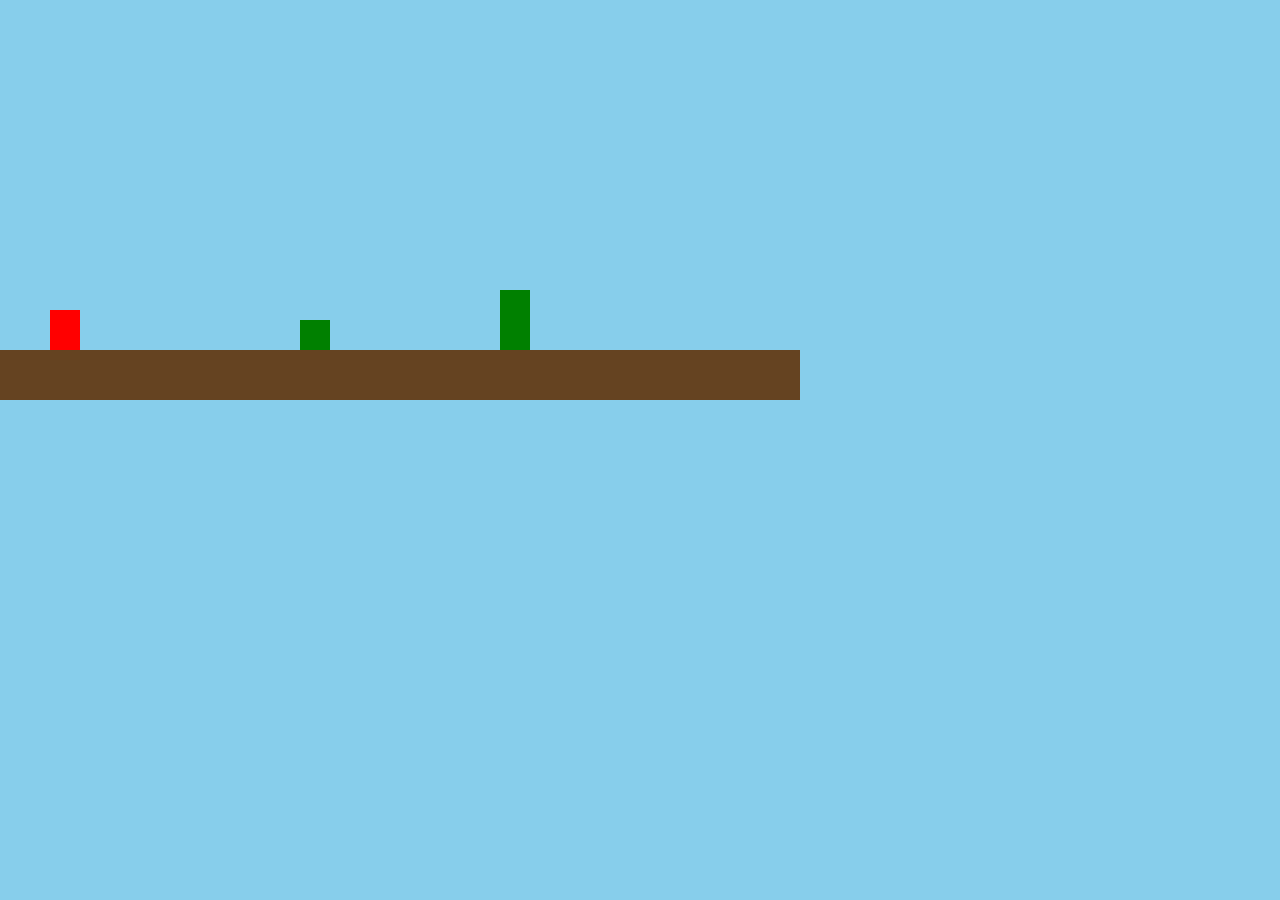
<file: estilomario.html>
<!DOCTYPE html>
<html lang="pt-br">
<head>
  <meta charset="UTF-8">
  <title>Mini Mario Bros</title>
  <style>
    body {
      margin: 0;
      overflow: hidden;
      background-color: skyblue;
    }

    canvas {
      display: block;
      background: #87CEEB;
    }
  </style>
</head>
<body>
  <canvas id="gameCanvas" width="800" height="400"></canvas>

  <script>
    const canvas = document.getElementById('gameCanvas');
    const ctx = canvas.getContext('2d');

    const chaoAltura = 50;

    const jogador = {
      x: 50,
      y: canvas.height - chaoAltura - 40,
      largura: 30,
      altura: 40,
      cor: "red",
      dy: 0,
      pulo: -10,
      gravidade: 0.5,
      noChao: true
    };

    const obstaculos = [
      { x: 300, y: canvas.height - chaoAltura - 30, largura: 30, altura: 30 },
      { x: 500, y: canvas.height - chaoAltura - 60, largura: 30, altura: 60 },
    ];

    let esquerda = false;
    let direita = false;

    document.addEventListener("keydown", e => {
      if (e.code === "ArrowLeft") esquerda = true;
      if (e.code === "ArrowRight") direita = true;
      if (e.code === "Space" || e.code === "ArrowUp") {
        if (jogador.noChao) {
          jogador.dy = jogador.pulo;
          jogador.noChao = false;
        }
      }
    });

    document.addEventListener("keyup", e => {
      if (e.code === "ArrowLeft") esquerda = false;
      if (e.code === "ArrowRight") direita = false;
    });

    function desenharChao() {
      ctx.fillStyle = "#654321";
      ctx.fillRect(0, canvas.height - chaoAltura, canvas.width, chaoAltura);
    }

    function desenharJogador() {
      ctx.fillStyle = jogador.cor;
      ctx.fillRect(jogador.x, jogador.y, jogador.largura, jogador.altura);
    }

    function desenharObstaculos() {
      ctx.fillStyle = "green";
      for (let obs of obstaculos) {
        ctx.fillRect(obs.x, obs.y, obs.largura, obs.altura);
      }
    }

    function atualizar() {
      ctx.clearRect(0, 0, canvas.width, canvas.height);

      // Movimento lateral
      if (esquerda) jogador.x -= 3;
      if (direita) jogador.x += 3;

      // Gravidade
      jogador.y += jogador.dy;
      jogador.dy += jogador.gravidade;

      // Colisão com o chão
      if (jogador.y + jogador.altura >= canvas.height - chaoAltura) {
        jogador.y = canvas.height - chaoAltura - jogador.altura;
        jogador.dy = 0;
        jogador.noChao = true;
      }

      // Colisão com obstáculos
      for (let obs of obstaculos) {
        if (
          jogador.x < obs.x + obs.largura &&
          jogador.x + jogador.largura > obs.x &&
          jogador.y + jogador.altura > obs.y &&
          jogador.y < obs.y + obs.altura
        ) {
          jogador.cor = "gray"; // Colidiu
          return;
        }
      }

      desenharChao();
      desenharObstaculos();
      desenharJogador();

      requestAnimationFrame(atualizar);
    }

    atualizar();
  </script>
</body>
</html>
</file>
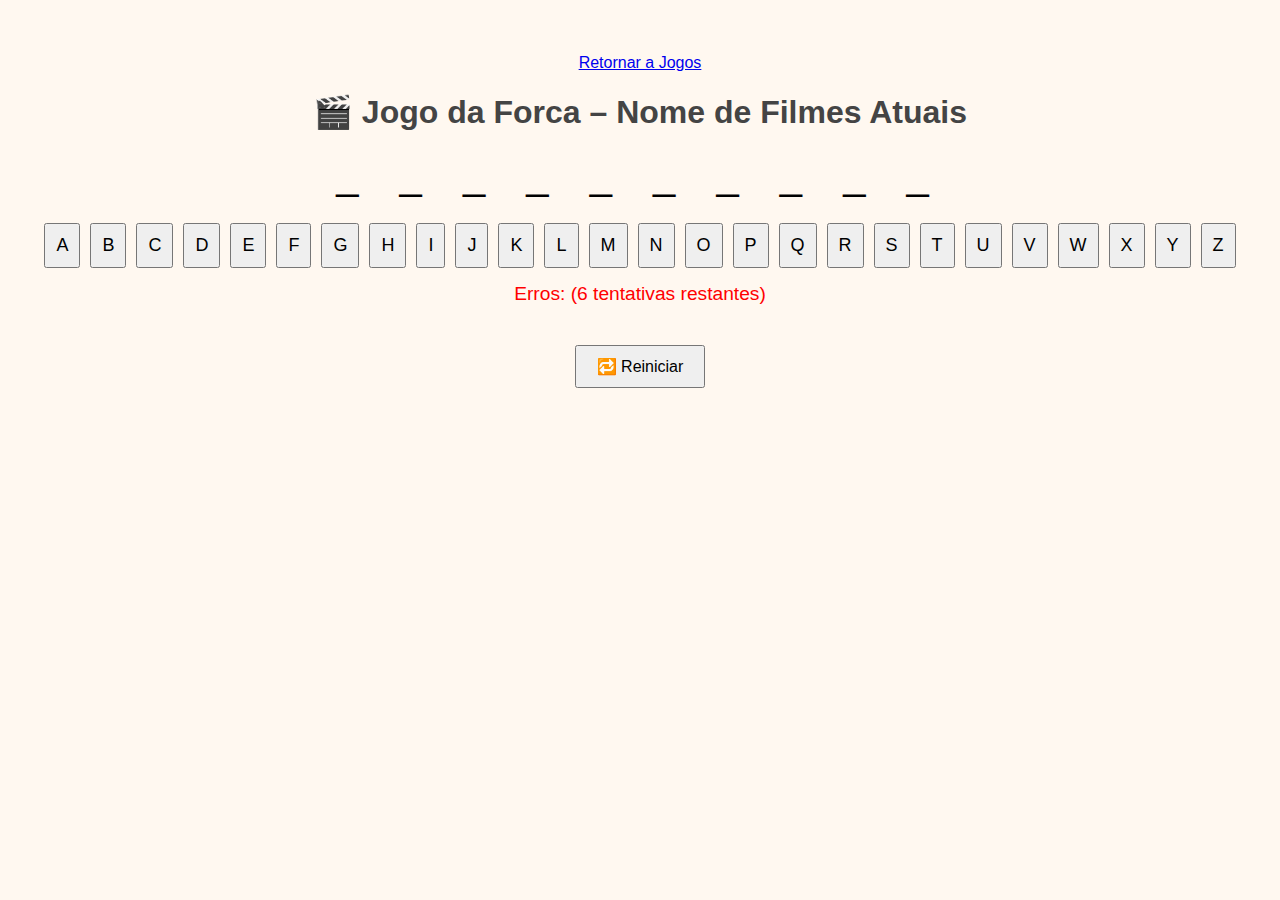
<file: forca_filmes.html>
<!DOCTYPE html>
<html lang="pt-br">
<head>
  <meta charset="UTF-8">
  <title>Jogo da Forca - Filmes Atuais</title>
  <style>
    body {
      font-family: 'Arial', sans-serif;
      background-color: #fff8f0;
      text-align: center;
      padding: 30px;
    }

    h1 {
      font-size: 2rem;
      color: #444;
    }

    #palavra {
      font-size: 2.5rem;
      letter-spacing: 15px;
      margin: 20px 0;
    }

    #letras {
      margin-top: 20px;
    }

    button.letra {
      margin: 5px;
      padding: 10px;
      font-size: 18px;
      cursor: pointer;
    }

    #mensagem {
      font-size: 1.5rem;
      margin-top: 20px;
      font-weight: bold;
    }

    #erros {
      color: red;
      margin-top: 10px;
      font-size: 1.2rem;
    }

    #reiniciar {
      margin-top: 20px;
      padding: 10px 20px;
      font-size: 1rem;
      cursor: pointer;
    }
  </style>
</head>
<body>
<p><a href="../jogos.html">Retornar a Jogos</a></p>
  <h1>🎬 Jogo da Forca – Nome de Filmes Atuais</h1>

  <div id="palavra">_ _ _ _ _</div>

  <div id="letras"></div>

  <div id="erros"></div>

  <div id="mensagem"></div>

  <button id="reiniciar">🔁 Reiniciar</button>

  <script>
    const filmes = [
      "DUNA", "BARBIE", "OPPENHEIMER", "WONKA", "MADAME TEIA",
      "GUARDIOES", "ELEMENTOS", "THE MARVELS", "JOGOS VORAZES", "POBRES CRIATURAS", "SUPERMAN", "THUNDERBOLTS"
    ];

    let palavraEscolhida = "";
    let palavraExibida = [];
    let letrasErradas = [];
    let tentativasRestantes = 6;

    const palavraDiv = document.getElementById("palavra");
    const letrasDiv = document.getElementById("letras");
    const errosDiv = document.getElementById("erros");
    const mensagemDiv = document.getElementById("mensagem");
    const reiniciarBtn = document.getElementById("reiniciar");

    function iniciarJogo() {
      const filme = filmes[Math.floor(Math.random() * filmes.length)];
      palavraEscolhida = filme.toUpperCase();
      palavraExibida = Array.from(palavraEscolhida).map(letra => letra === " " ? " " : "_");
      letrasErradas = [];
      tentativasRestantes = 6;
      atualizarTela();
      criarBotoes();
    }

    function criarBotoes() {
      letrasDiv.innerHTML = "";
      for (let i = 65; i <= 90; i++) {
        const letra = String.fromCharCode(i);
        const btn = document.createElement("button");
        btn.textContent = letra;
        btn.className = "letra";
        btn.onclick = () => jogar(letra, btn);
        letrasDiv.appendChild(btn);
      }
    }

    function jogar(letra, botao) {
      botao.disabled = true;
      if (palavraEscolhida.includes(letra)) {
        for (let i = 0; i < palavraEscolhida.length; i++) {
          if (palavraEscolhida[i] === letra) {
            palavraExibida[i] = letra;
          }
        }
      } else {
        letrasErradas.push(letra);
        tentativasRestantes--;
      }
      atualizarTela();
      verificarFim();
    }

    function atualizarTela() {
      palavraDiv.textContent = palavraExibida.join(" ");
      errosDiv.textContent = `Erros: ${letrasErradas.join(", ")} (${tentativasRestantes} tentativas restantes)`;
    }

    function verificarFim() {
      if (!palavraExibida.includes("_")) {
        mensagemDiv.textContent = "🎉 Você venceu!";
        desativarBotoes();
      } else if (tentativasRestantes === 0) {
        mensagemDiv.textContent = `💀 Você perdeu! A palavra era: ${palavraEscolhida}`;
        desativarBotoes();
      }
    }

    function desativarBotoes() {
      const botoes = document.querySelectorAll(".letra");
      botoes.forEach(btn => btn.disabled = true);
    }

    reiniciarBtn.onclick = () => {
      mensagemDiv.textContent = "";
      iniciarJogo();
    };

    iniciarJogo();
  </script>
</body>
</html>
</file>
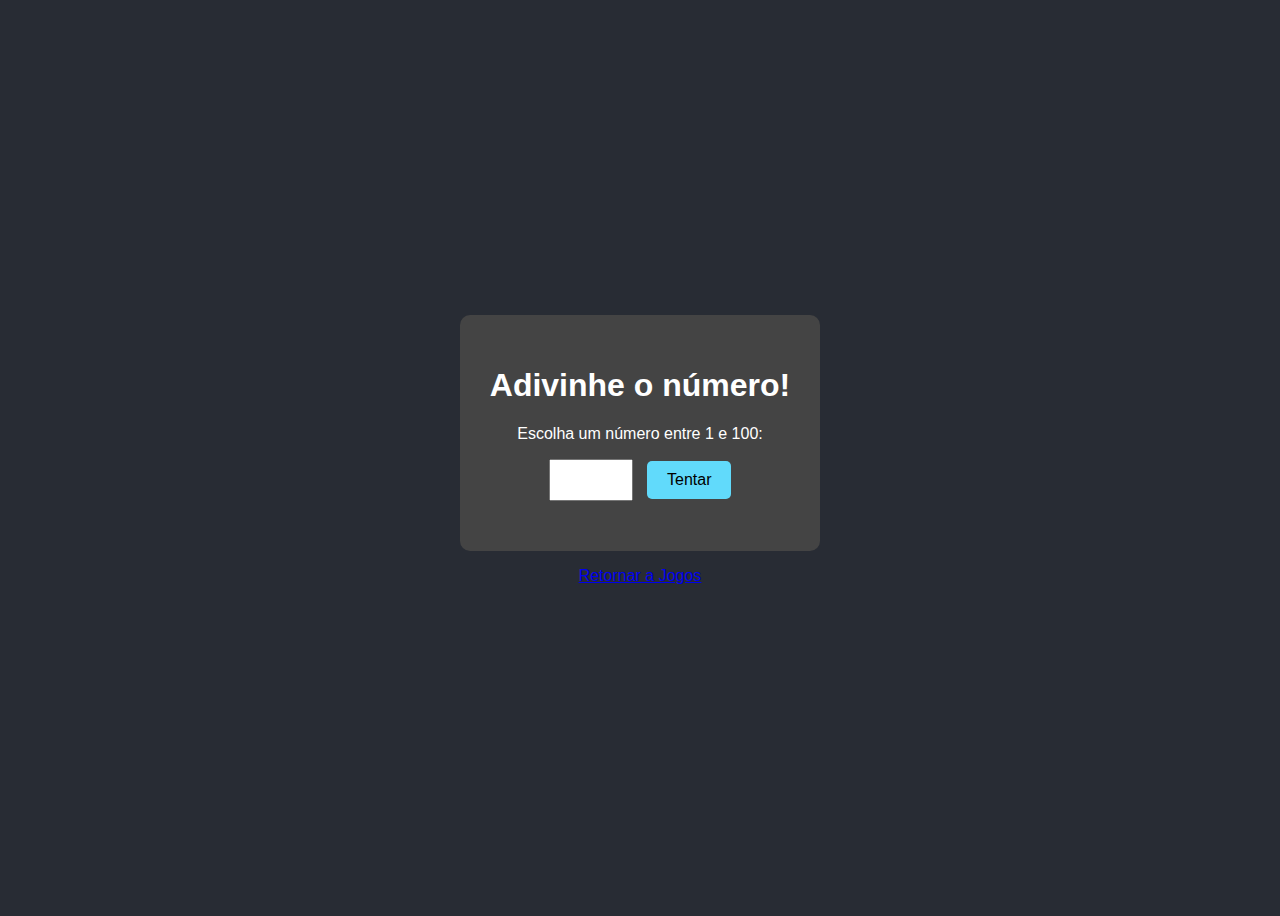
<file: jogo.html>
<!DOCTYPE html>
<html lang="pt-br">
<head>
    <meta charset="UTF-8">
    <meta name="viewport" content="width=device-width, initial-scale=1.0">
    <title>Game</title>
</head>
<body>
    <!DOCTYPE html>
<html lang="pt-br">
<head>
  <meta charset="UTF-8">
  <title>Jogo da Adivinhação</title>
  <style>
    body {
      font-family: Arial, sans-serif;
      background: #282c34;
      color: #fff;
      display: flex;
      justify-content: center;
      align-items: center;
      height: 100vh;
      flex-direction: column;
    }

    .container {
      background: #444;
      padding: 30px;
      border-radius: 10px;
      text-align: center;
    }

    input[type="number"] {
      padding: 10px;
      font-size: 16px;
      width: 60px;
      margin-right: 10px;
    }

    button {
      padding: 10px 20px;
      font-size: 16px;
      cursor: pointer;
      background: #61dafb;
      border: none;
      border-radius: 5px;
    }

    #mensagem {
      margin-top: 20px;
      font-size: 18px;
    }
  </style>
</head>
<body>

  <div class="container">
    <h1>Adivinhe o número!</h1>
    
    <p>Escolha um número entre 1 e 100:</p>
    <input type="number" id="entrada" min="1" max="100">
    <button onclick="verificar()">Tentar</button>
    <div id="mensagem"></div>
  </div>
      <p><a href="../jogos.html">Retornar a Jogos</a></p>
  <script>
    const numeroSecreto = Math.floor(Math.random() * 100) + 1;
    let tentativas = 0;

    function verificar() {
      const entrada = document.getElementById("entrada").value;
      const palpite = parseInt(entrada);
      tentativas++;

      let mensagem = "";

      if (isNaN(palpite) || palpite < 1 || palpite > 100) {
        mensagem = "Digite um número entre 1 e 100.";
      } else if (palpite === numeroSecreto) {
        mensagem = `🎉 Parabéns! Você acertou em ${tentativas} tentativa(s)!`;
      } else if (palpite < numeroSecreto) {
        mensagem = "🔻 Muito baixo!";
      } else {
        mensagem = "🔺 Muito alto!";
      }

      document.getElementById("mensagem").innerText = mensagem;
    }
  </script>

</body>
</html>
</body>
</html>
</file>
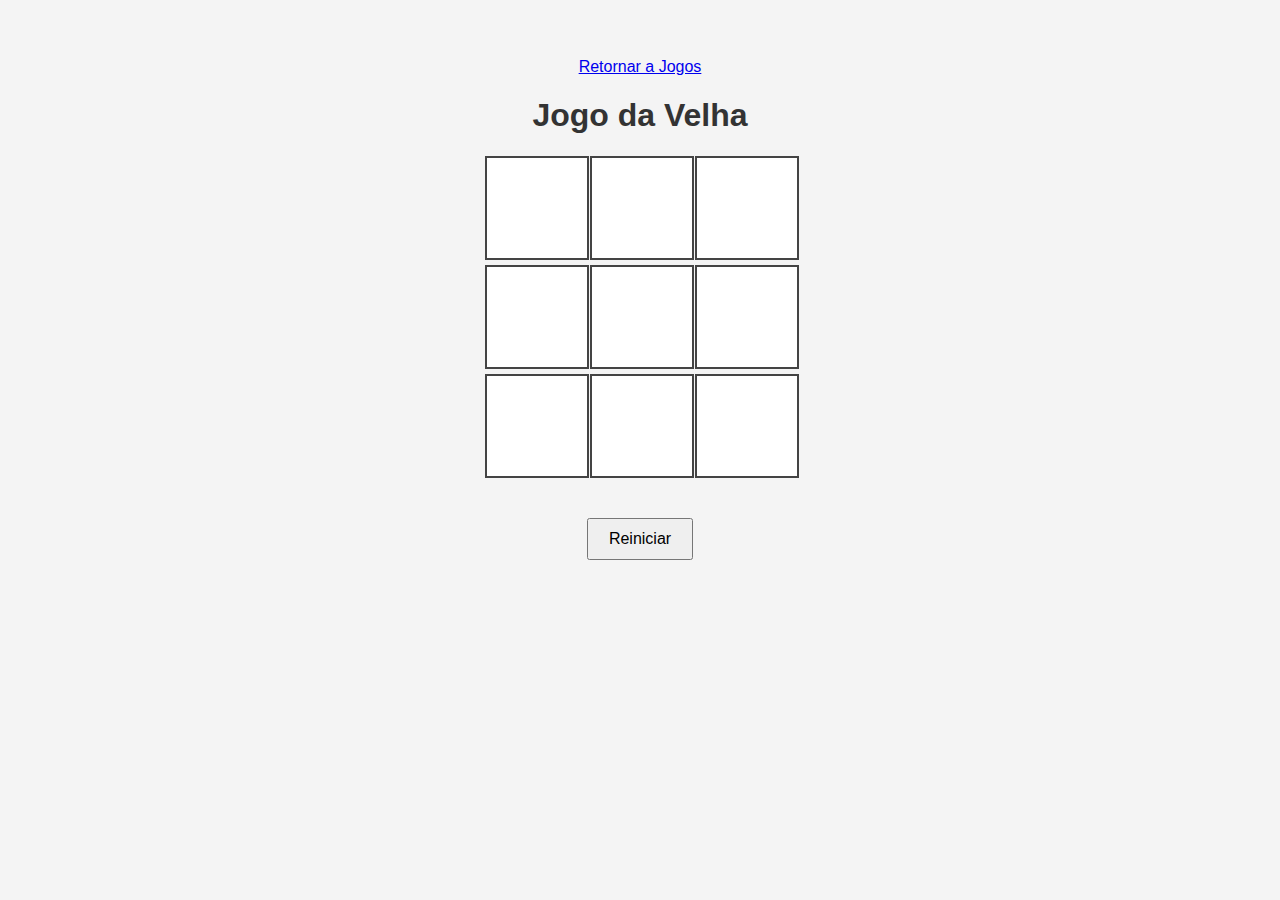
<file: jogodavelha.html>
<!DOCTYPE html>
<html lang="pt-br">
<head>
  <meta charset="UTF-8">
  <title>Jogo da Velha</title>
  <a href="index.html">Retornar a Jogos</a>
  <style>
    body {
      font-family: Arial, sans-serif;
      background-color: #f4f4f4;
      text-align: center;
      padding: 50px;
    }

    h1 {
      color: #333;
    }

    #tabuleiro {
      display: grid;
      grid-template-columns: repeat(3, 100px);
      grid-gap: 5px;
      justify-content: center;
      margin: 20px auto;
    }

    .celula {
      width: 100px;
      height: 100px;
      font-size: 2.5rem;
      background-color: #fff;
      border: 2px solid #444;
      cursor: pointer;
      display: flex;
      align-items: center;
      justify-content: center;
    }

    .celula:hover {
      background-color: #e0e0e0;
    }

    #mensagem {
      font-size: 1.5rem;
      margin-top: 20px;
    }

    #reiniciar {
      margin-top: 20px;
      padding: 10px 20px;
      font-size: 1rem;
      cursor: pointer;
    }
  </style>
</head>
<body>

  <h1>Jogo da Velha</h1>

  <div id="tabuleiro">
    <!-- As 9 células serão criadas com JS -->
  </div>

  <div id="mensagem"></div>

  <button id="reiniciar">Reiniciar</button>

  <script>
    const tabuleiro = document.getElementById("tabuleiro");
    const mensagem = document.getElementById("mensagem");
    const reiniciar = document.getElementById("reiniciar");

    let jogadorAtual = "X";
    let fimDeJogo = false;
    const celulas = [];

    // Cria as 9 células
    for (let i = 0; i < 9; i++) {
      const celula = document.createElement("div");
      celula.classList.add("celula");
      celula.dataset.index = i;
      celula.addEventListener("click", () => jogar(i));
      tabuleiro.appendChild(celula);
      celulas.push(celula);
    }

    function jogar(index) {
      if (fimDeJogo || celulas[index].textContent !== "") return;

      celulas[index].textContent = jogadorAtual;
      if (verificarVitoria()) {
        mensagem.textContent = `Jogador ${jogadorAtual} venceu!`;
        fimDeJogo = true;
      } else if (celulas.every(c => c.textContent !== "")) {
        mensagem.textContent = "Empate!";
        fimDeJogo = true;
      } else {
        jogadorAtual = jogadorAtual === "X" ? "O" : "X";
        mensagem.textContent = `Vez do jogador ${jogadorAtual}`;
      }
    }

    function verificarVitoria() {
      const combinacoes = [
        [0,1,2], [3,4,5], [6,7,8], // linhas
        [0,3,6], [1,4,7], [2,5,8], // colunas
        [0,4,8], [2,4,6]           // diagonais
      ];

      return combinacoes.some(comb => {
        const [a, b, c] = comb;
        return celulas[a].textContent === jogadorAtual &&
               celulas[b].textContent === jogadorAtual &&
               celulas[c].textContent === jogadorAtual;
      });
    }

    reiniciar.addEventListener("click", () => {
      celulas.forEach(c => c.textContent = "");
      jogadorAtual = "X";
      fimDeJogo = false;
      mensagem.textContent = "";
    });
  </script>

</body>
</html>
</file>
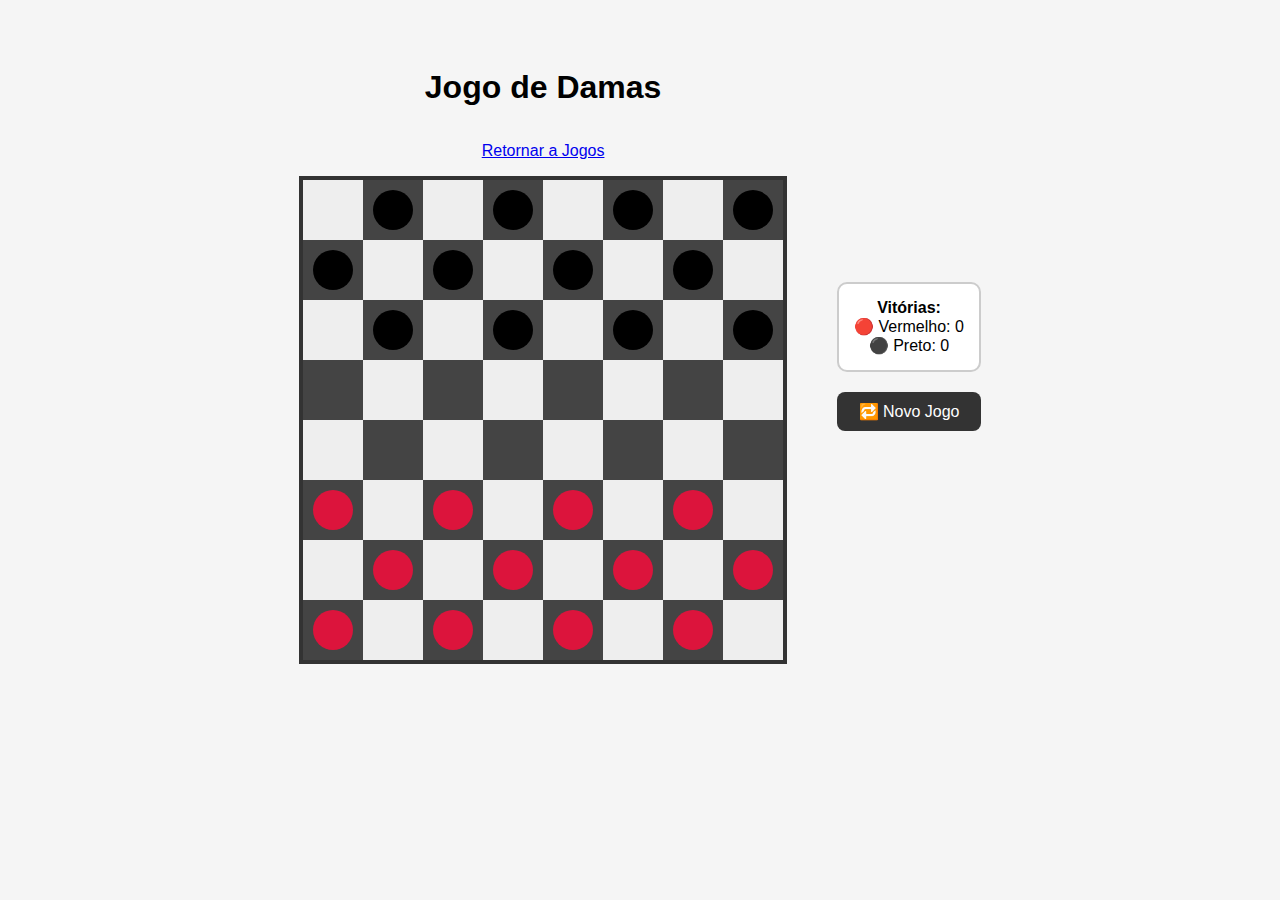
<file: jogodedamas.html>
<!DOCTYPE html>
<html lang="pt-br">
<head>
  <meta charset="UTF-8">
  <title>Damas com Placar</title>
  <style>
    body {
      background: #f5f5f5;
      font-family: Arial, sans-serif;
      display: flex;
      flex-direction: row;
      justify-content: center;
      padding: 40px;
      gap: 50px;
    }

    .jogo {
      display: flex;
      flex-direction: column;
      align-items: center;
    }

    h1 {
      margin-bottom: 20px;
    }

    .tabuleiro {
      display: grid;
      grid-template-columns: repeat(8, 60px);
      grid-template-rows: repeat(8, 60px);
      border: 4px solid #333;
    }

    .casa {
      width: 60px;
      height: 60px;
      display: flex;
      align-items: center;
      justify-content: center;
    }

    .preta {
      background-color: #444;
    }

    .branca {
      background-color: #eee;
    }

    .peca {
      width: 40px;
      height: 40px;
      border-radius: 50%;
      cursor: pointer;
    }

    .vermelha {
      background-color: crimson;
    }

    .pretaPeca {
      background-color: black;
    }

    .selecionada {
      border: 3px solid yellow;
    }

    .painel {
      display: flex;
      flex-direction: column;
      justify-content: center;
      gap: 20px;
    }

    .contador {
      background-color: #fff;
      padding: 15px;
      border: 2px solid #ccc;
      border-radius: 10px;
      text-align: center;
    }

    button {
      padding: 10px 20px;
      font-size: 16px;
      cursor: pointer;
      border: none;
      border-radius: 8px;
      background-color: #333;
      color: white;
    }

    button:hover {
      background-color: #555;
    }
  </style>
</head>
<body>

  <div class="jogo">
    <h1>Jogo de Damas</h1>
    <p><a href="../jogos.html">Retornar a Jogos</a></p>
    <div class="tabuleiro" id="tabuleiro"></div>
  </div>

  <div class="painel">
    <div class="contador">
      <strong>Vitórias:</strong><br>
      🔴 Vermelho: <span id="placarVermelho">0</span><br>
      ⚫ Preto: <span id="placarPreto">0</span>
    </div>
    <button onclick="novoJogo()">🔁 Novo Jogo</button>
  </div>

  <script>
    const tabuleiro = document.getElementById("tabuleiro");
    let selecionada = null;

    let placarVermelho = 0;
    let placarPreto = 0;

    function criarPeca(classeCor) {
      const peca = document.createElement("div");
      peca.classList.add("peca", classeCor);
      return peca;
    }

    function getCasa(linha, coluna) {
      return document.querySelector(`.casa[data-linha="${linha}"][data-coluna="${coluna}"]`);
    }

    function montarTabuleiro() {
      tabuleiro.innerHTML = "";
      for (let linha = 0; linha < 8; linha++) {
        for (let coluna = 0; coluna < 8; coluna++) {
          const casa = document.createElement("div");
          casa.classList.add("casa");
          const cor = (linha + coluna) % 2 === 0 ? "branca" : "preta";
          casa.classList.add(cor);
          casa.dataset.linha = linha;
          casa.dataset.coluna = coluna;

          // Peças iniciais
          if (cor === "preta" && linha < 3) {
            const peca = criarPeca("pretaPeca");
            casa.appendChild(peca);
          } else if (cor === "preta" && linha > 4) {
            const peca = criarPeca("vermelha");
            casa.appendChild(peca);
          }

          casa.addEventListener("click", () => clicarCasa(casa));
          tabuleiro.appendChild(casa);
        }
      }
    }

    function clicarCasa(casa) {
      const peca = casa.querySelector(".peca");

      // Selecionar
      if (peca) {
        if (selecionada) selecionada.classList.remove("selecionada");
        selecionada = peca;
        peca.classList.add("selecionada");
        return;
      }

      if (selecionada && casa.classList.contains("preta") && !casa.querySelector(".peca")) {
        const origem = selecionada.parentElement;
        const linhaOrigem = parseInt(origem.dataset.linha);
        const colunaOrigem = parseInt(origem.dataset.coluna);
        const linhaDestino = parseInt(casa.dataset.linha);
        const colunaDestino = parseInt(casa.dataset.coluna);

        const dx = colunaDestino - colunaOrigem;
        const dy = linhaDestino - linhaOrigem;

        const cor = selecionada.classList.contains("vermelha") ? "vermelha" : "pretaPeca";
        const direcao = cor === "vermelha" ? -1 : 1;

        // Movimento simples
        if (Math.abs(dx) === 1 && dy === direcao) {
          mover(casa);
          checarVitoria();
          return;
        }

        // Captura
        if (Math.abs(dx) === 2 && Math.abs(dy) === 2) {
          const meioLinha = linhaOrigem + dy / 2;
          const meioColuna = colunaOrigem + dx / 2;
          const casaMeio = getCasa(meioLinha, meioColuna);
          const pecaMeio = casaMeio?.querySelector(".peca");

          if (
            pecaMeio &&
            pecaMeio !== selecionada &&
            pecaMeio.classList.contains("peca") &&
            !pecaMeio.classList.contains(cor)
          ) {
            casaMeio.removeChild(pecaMeio);
            mover(casa);
            checarVitoria();
          }
        }
      }
    }

    function mover(destino) {
      destino.appendChild(selecionada);
      selecionada.classList.remove("selecionada");
      selecionada = null;
    }

    function checarVitoria() {
      const pecasVermelhas = document.querySelectorAll(".vermelha").length;
      const pecasPretas = document.querySelectorAll(".pretaPeca").length;

      if (pecasVermelhas === 0) {
        placarPreto++;
        atualizarPlacar();
        setTimeout(() => alert("⚫ Preto venceu!"), 200);
      } else if (pecasPretas === 0) {
        placarVermelho++;
        atualizarPlacar();
        setTimeout(() => alert("🔴 Vermelho venceu!"), 200);
      }
    }

    function atualizarPlacar() {
      document.getElementById("placarVermelho").textContent = placarVermelho;
      document.getElementById("placarPreto").textContent = placarPreto;
    }

    function novoJogo() {
      selecionada = null;
      montarTabuleiro();
    }

    // Inicializa
    montarTabuleiro();
  </script>

</body>
</html>
</file>
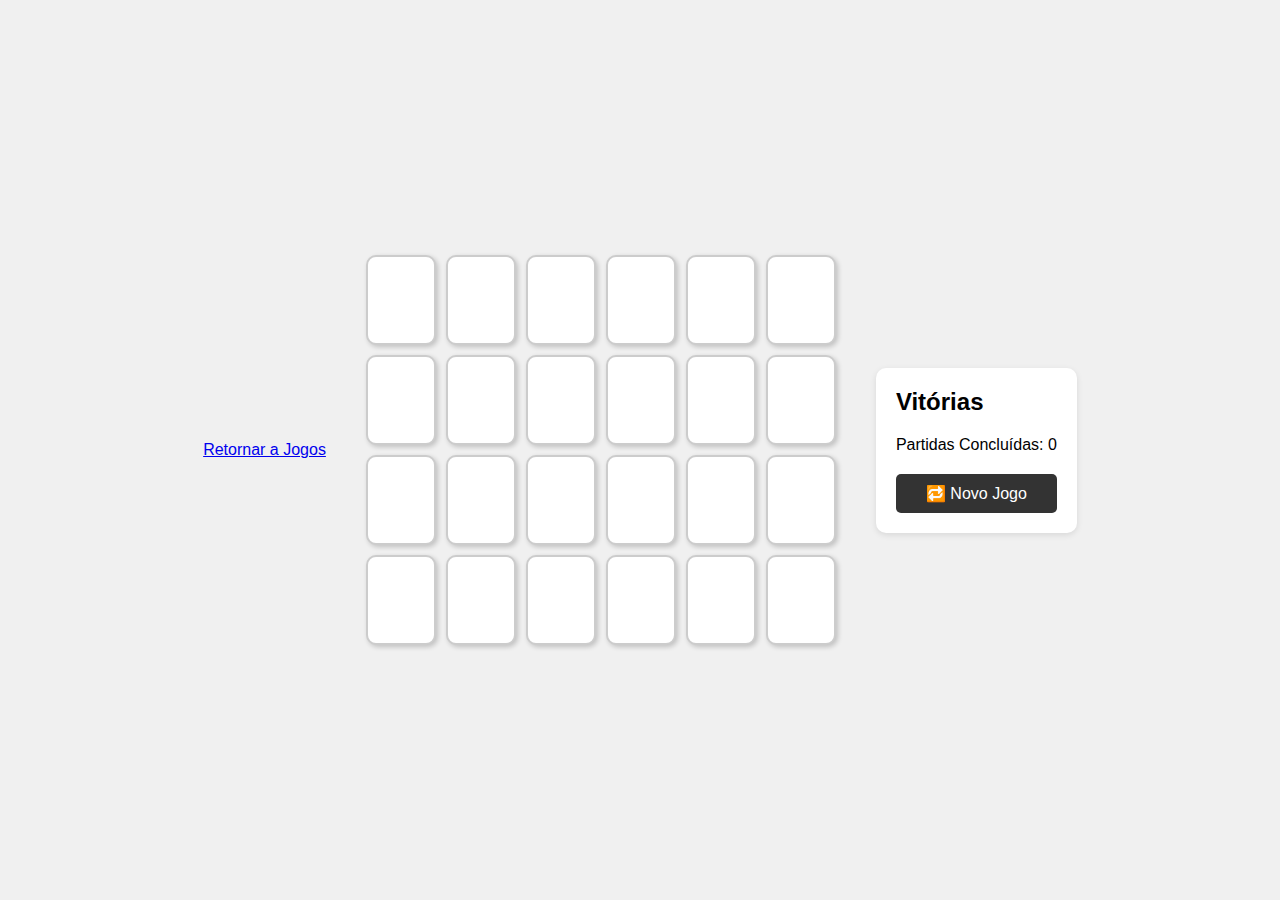
<file: mahjong.html>
<!DOCTYPE html>
<html lang="pt-br">
<head>
  <meta charset="UTF-8">
  <title>Jogo Mahjong</title>
  <style>
    * {
      box-sizing: border-box;
    }
    body {
      margin: 0;
      background-color: #f0f0f0;
      font-family: sans-serif;
      display: flex;
      justify-content: center;
      align-items: center;
      height: 100vh;
      gap: 40px;
    }
    .board {
      display: grid;
      grid-template-columns: repeat(6, 70px);
      grid-gap: 10px;
    }
    .tile {
      width: 70px;
      height: 90px;
      background-color: white;
      border-radius: 10px;
      border: 2px solid #ccc;
      display: flex;
      align-items: center;
      justify-content: center;
      font-size: 28px;
      cursor: pointer;
      box-shadow: 2px 2px 5px rgba(0,0,0,0.2);
    }
    .tile.selected {
      border-color: #007bff;
      box-shadow: 0 0 0 3px rgba(0,123,255,0.4);
    }
    .sidebar {
      background-color: white;
      padding: 20px;
      border-radius: 10px;
      box-shadow: 0 2px 6px rgba(0,0,0,0.1);
      display: flex;
      flex-direction: column;
      gap: 20px;
    }
    .sidebar h2 {
      margin: 0;
    }
    .sidebar p {
      margin: 0;
    }
    button {
      padding: 10px;
      font-size: 16px;
      border: none;
      background-color: #333;
      color: white;
      border-radius: 5px;
      cursor: pointer;
    }
    button:hover {
      background-color: #555;
    }
  </style>
</head>
<body>
  <p><a href="../jogos.html">Retornar a Jogos</a></p>
  <div class="board" id="mahjongBoard"></div>

  <div class="sidebar">
    <h2>Vitórias</h2>
    <p>Partidas Concluídas: <span id="victoryCount">0</span></p>
    <button onclick="resetGame()">🔁 Novo Jogo</button>
  </div>

  <script>
    const board = document.getElementById('mahjongBoard');
    const victoryDisplay = document.getElementById('victoryCount');
    let tiles = [];
    let selected = [];
    let victoryCount = 0;

    const tileSymbols = ['🌸', '🌹', '🌺', '🌻', '🌼', '🌷'];

    function shuffleArray(array) {
      for (let i = array.length - 1; i > 0; i--) {
        const j = Math.floor(Math.random() * (i + 1));
        [array[i], array[j]] = [array[j], array[i]];
      }
    }

    function generateTiles() {
      tiles = [];
      const temp = [...tileSymbols, ...tileSymbols, ...tileSymbols, ...tileSymbols];
      shuffleArray(temp);
      tiles = temp.map(symbol => ({ symbol, matched: false }));
    }

    function drawBoard() {
      board.innerHTML = '';
      tiles.forEach((tile, index) => {
        const div = document.createElement('div');
        div.className = 'tile';
        if (selected.includes(index) || tile.matched) {
          div.textContent = tile.symbol;
        } else {
          div.textContent = '';
        }
        if (selected.includes(index)) div.classList.add('selected');
        div.addEventListener('click', () => handleClick(index));
        board.appendChild(div);
      });
    }

    function handleClick(index) {
      if (tiles[index].matched || selected.includes(index)) return;

      selected.push(index);
      drawBoard();

      if (selected.length === 2) {
        const [i1, i2] = selected;
        if (tiles[i1].symbol === tiles[i2].symbol) {
          tiles[i1].matched = true;
          tiles[i2].matched = true;
        }
        setTimeout(() => {
          selected = [];
          drawBoard();
          checkVictory();
        }, 500);
      }
    }

    function checkVictory() {
      if (tiles.every(t => t.matched)) {
        victoryCount++;
        victoryDisplay.textContent = victoryCount;
        alert('Você venceu!');
      }
    }

    function resetGame() {
      selected = [];
      generateTiles();
      drawBoard();
    }

    generateTiles();
    drawBoard();
  </script>
  
</body>
</html>
</file>
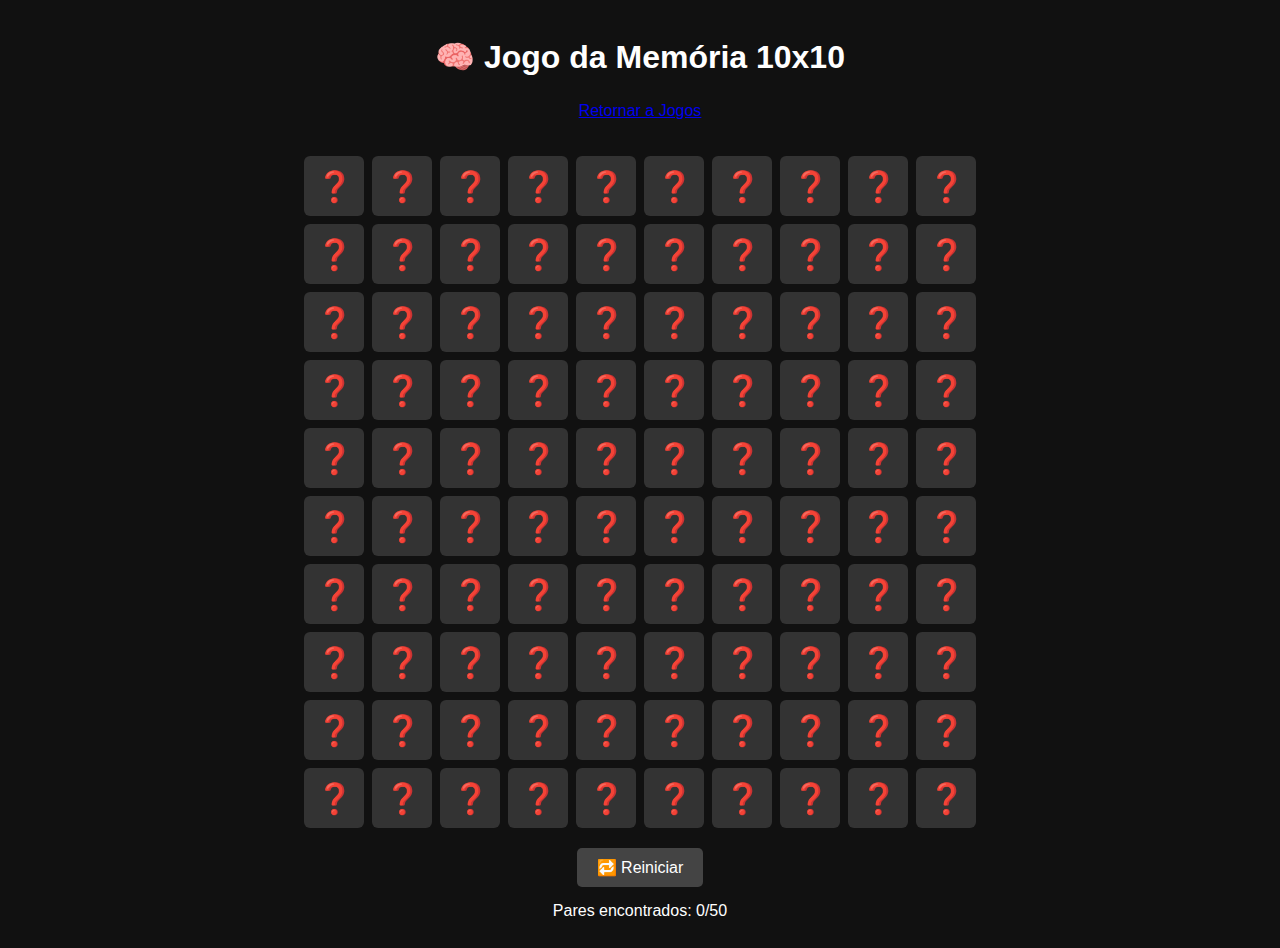
<file: memoria10X10.html>
<!DOCTYPE html>
<html lang="pt-br">
<head>
    <meta charset="UTF-8">
    <meta name="viewport" content="width=device-width, initial-scale=1.0">
    <title>Document</title>
</head>
<body>
    <!DOCTYPE html>
<html lang="pt-br">
<head>
  <meta charset="UTF-8">
  <title>Jogo da Memória 10x10</title>
  <style>
    body {
      font-family: Arial, sans-serif;
      background: #111;
      color: white;
      display: flex;
      flex-direction: column;
      align-items: center;
      padding: 20px;
    }

    h1 {
      margin: 10px;
    }

    .tabuleiro {
      display: grid;
      grid-template-columns: repeat(10, 60px);
      gap: 8px;
      justify-content: center;
      margin-top: 20px;
    }

    .carta {
      width: 60px;
      height: 60px;
      background: #333;
      display: flex;
      justify-content: center;
      align-items: center;
      font-size: 30px;
      border-radius: 6px;
      cursor: pointer;
      user-select: none;
      transition: transform 0.3s, background 0.3s;
    }

    .carta.virada {
      background: white;
      color: black;
      transform: scale(1.05);
    }

    button {
      margin-top: 20px;
      padding: 10px 20px;
      font-size: 16px;
      background-color: #444;
      color: white;
      border: none;
      border-radius: 5px;
      cursor: pointer;
    }

    button:hover {
      background-color: #666;
    }

    .status {
      margin-top: 15px;
    }
  </style>
</head>
<body>

  <h1>🧠 Jogo da Memória 10x10</h1>
  <p><a href="../jogos.html">Retornar a Jogos</a></p>
  <div class="tabuleiro" id="tabuleiro"></div>
  <button onclick="iniciarJogo()">🔁 Reiniciar</button>
  <div class="status" id="status"></div>

  <script>
    const emojisBase = [
      '🍕','🍔','🍟','🌮','🌯','🥗','🍣','🍜','🍩','🍪',
      '🍫','🍿','🍇','🍉','🍊','🍋','🍌','🍍','🥭','🍎',
      '🍏','🍐','🍑','🥝','🍒','🍓','🥥','🥦','🥕','🌽',
      '🍆','🥔','🍠','🧄','🧅','🍞','🥐','🥖','🥨','🧀',
      '🥚','🍳','🥞','🧇','🥓','🥩','🍗','🍖','🌭','🍤'
    ];

    const tabuleiro = document.getElementById('tabuleiro');
    const status = document.getElementById('status');
    let cartas = [];
    let primeira = null;
    let bloqueado = false;
    let paresEncontrados = 0;

    function embaralhar(array) {
      return array.sort(() => Math.random() - 0.5);
    }

    function criarCarta(emoji) {
      const div = document.createElement('div');
      div.className = 'carta';
      div.dataset.emoji = emoji;
      div.textContent = '❓';
      div.onclick = () => virarCarta(div);
      return div;
    }

    function virarCarta(carta) {
      if (bloqueado || carta.classList.contains('virada')) return;

      carta.classList.add('virada');
      carta.textContent = carta.dataset.emoji;

      if (!primeira) {
        primeira = carta;
      } else {
        bloqueado = true;
        if (primeira.dataset.emoji === carta.dataset.emoji) {
          primeira = null;
          bloqueado = false;
          paresEncontrados++;
          status.textContent = `Pares encontrados: ${paresEncontrados}/50`;
          if (paresEncontrados === 50) {
            setTimeout(() => alert("🎉 Parabéns! Você encontrou todos os pares!"), 300);
          }
        } else {
          setTimeout(() => {
            primeira.classList.remove('virada');
            primeira.textContent = '❓';
            carta.classList.remove('virada');
            carta.textContent = '❓';
            primeira = null;
            bloqueado = false;
          }, 800);
        }
      }
    }

    function iniciarJogo() {
      tabuleiro.innerHTML = '';
      primeira = null;
      bloqueado = false;
      paresEncontrados = 0;
      status.textContent = `Pares encontrados: 0/50`;

      let emojis = [...emojisBase]; // 50 únicos
      emojis = [...emojis, ...emojis]; // duplicar (100 cartas)
      cartas = embaralhar(emojis);

      cartas.forEach(emoji => {
        tabuleiro.appendChild(criarCarta(emoji));
      });
    }

    iniciarJogo();
  </script>

</body>
</html>

</body>
</html>
</file>
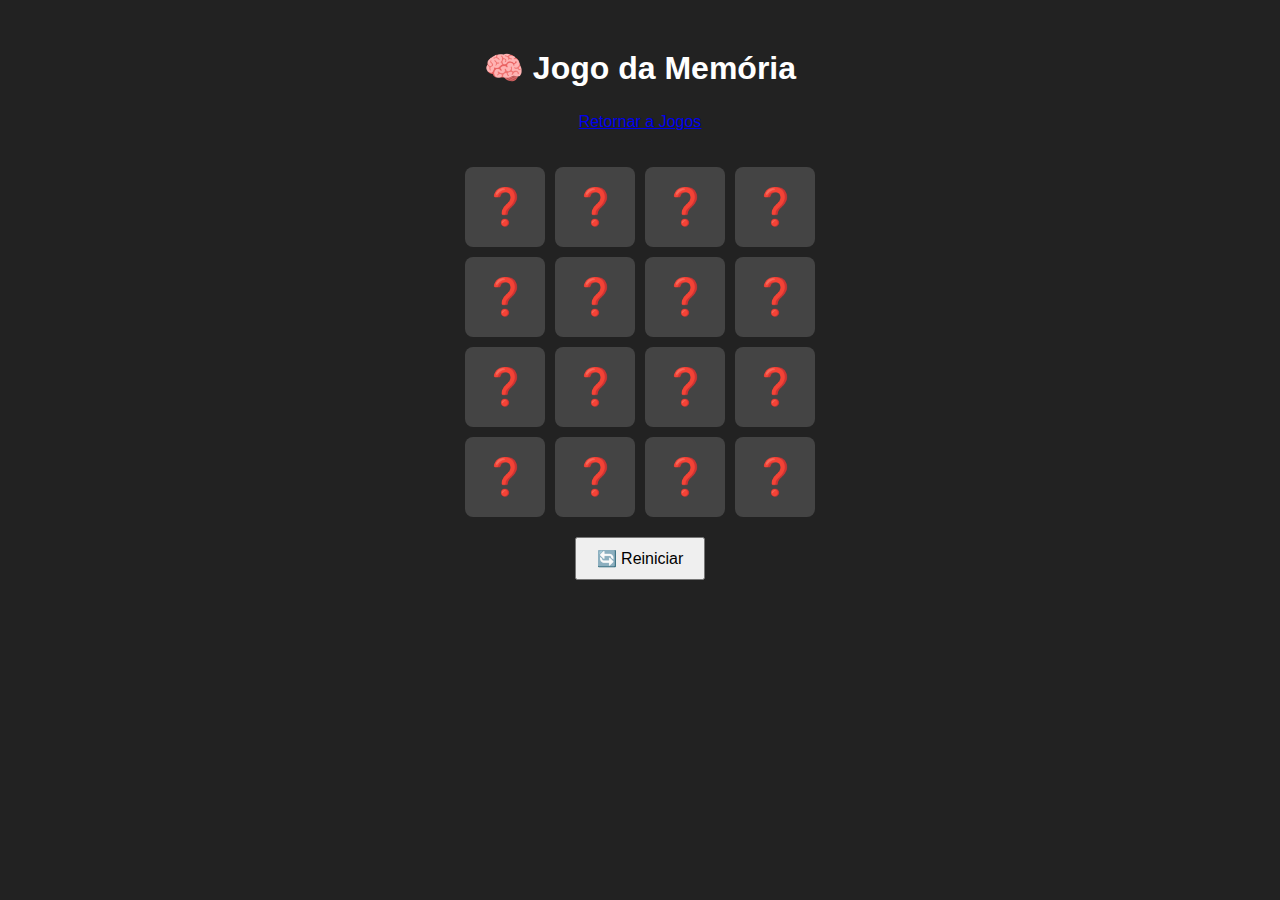
<file: memoria4X4.html>
<!DOCTYPE html>
<html lang="pt-br">
<head>
    <meta charset="UTF-8">
    <meta name="viewport" content="width=device-width, initial-scale=1.0">
    <title>Document</title>
</head>
<body>
    <!DOCTYPE html>
<html lang="pt-br">
<head>
  <meta charset="UTF-8">
  <title>Jogo da Memória</title>
  <style>
    body {
      font-family: Arial, sans-serif;
      background: #222;
      color: #fff;
      display: flex;
      flex-direction: column;
      align-items: center;
      padding: 20px;
    }

    h1 {
      margin-bottom: 10px;
    }

    .tabuleiro {
      display: grid;
      grid-template-columns: repeat(4, 80px);
      gap: 10px;
      margin-top: 20px;
    }

    .carta {
      width: 80px;
      height: 80px;
      background: #444;
      border-radius: 8px;
      font-size: 36px;
      display: flex;
      justify-content: center;
      align-items: center;
      cursor: pointer;
      transition: background 0.3s, transform 0.3s;
      user-select: none;
    }

    .carta.virada {
      background: #fff;
      color: #000;
      transform: scale(1.05);
    }

    button {
      margin-top: 20px;
      padding: 10px 20px;
      font-size: 16px;
      cursor: pointer;
    }

  </style>
</head>
<body>

  <h1>🧠 Jogo da Memória</h1>
  <p><a href="../jogos.html">Retornar a Jogos</a></p>
  <div class="tabuleiro" id="tabuleiro"></div>
  <button onclick="iniciarJogo()">🔄 Reiniciar</button>

  <script>
    const emojis = ['🍎', '🍌', '🍇', '🍓', '🍉', '🍍', '🍑', '🥝'];
    let cartas = [];
    let primeiraCarta = null;
    let bloqueado = false;

    function embaralhar(array) {
      return array.sort(() => Math.random() - 0.5);
    }

    function criarCarta(emoji) {
      const div = document.createElement('div');
      div.className = 'carta';
      div.dataset.emoji = emoji;
      div.textContent = '❓';
      div.onclick = () => virarCarta(div);
      return div;
    }

    function virarCarta(carta) {
      if (bloqueado || carta.classList.contains('virada')) return;

      carta.classList.add('virada');
      carta.textContent = carta.dataset.emoji;

      if (!primeiraCarta) {
        primeiraCarta = carta;
      } else {
        bloqueado = true;
        if (carta.dataset.emoji === primeiraCarta.dataset.emoji) {
          primeiraCarta = null;
          bloqueado = false;
          verificarFim();
        } else {
          setTimeout(() => {
            carta.classList.remove('virada');
            carta.textContent = '❓';
            primeiraCarta.classList.remove('virada');
            primeiraCarta.textContent = '❓';
            primeiraCarta = null;
            bloqueado = false;
          }, 1000);
        }
      }
    }

    function verificarFim() {
      const viradas = document.querySelectorAll('.carta.virada');
      if (viradas.length === cartas.length) {
        setTimeout(() => {
          alert("🎉 Você venceu!");
        }, 300);
      }
    }

    function iniciarJogo() {
      const tabuleiro = document.getElementById('tabuleiro');
      tabuleiro.innerHTML = '';
      primeiraCarta = null;
      bloqueado = false;

      cartas = embaralhar([...emojis, ...emojis]);
      cartas.forEach(emoji => {
        tabuleiro.appendChild(criarCarta(emoji));
      });
    }

    iniciarJogo();
  </script>

</body>
</html>
</body>
</html>
</file>
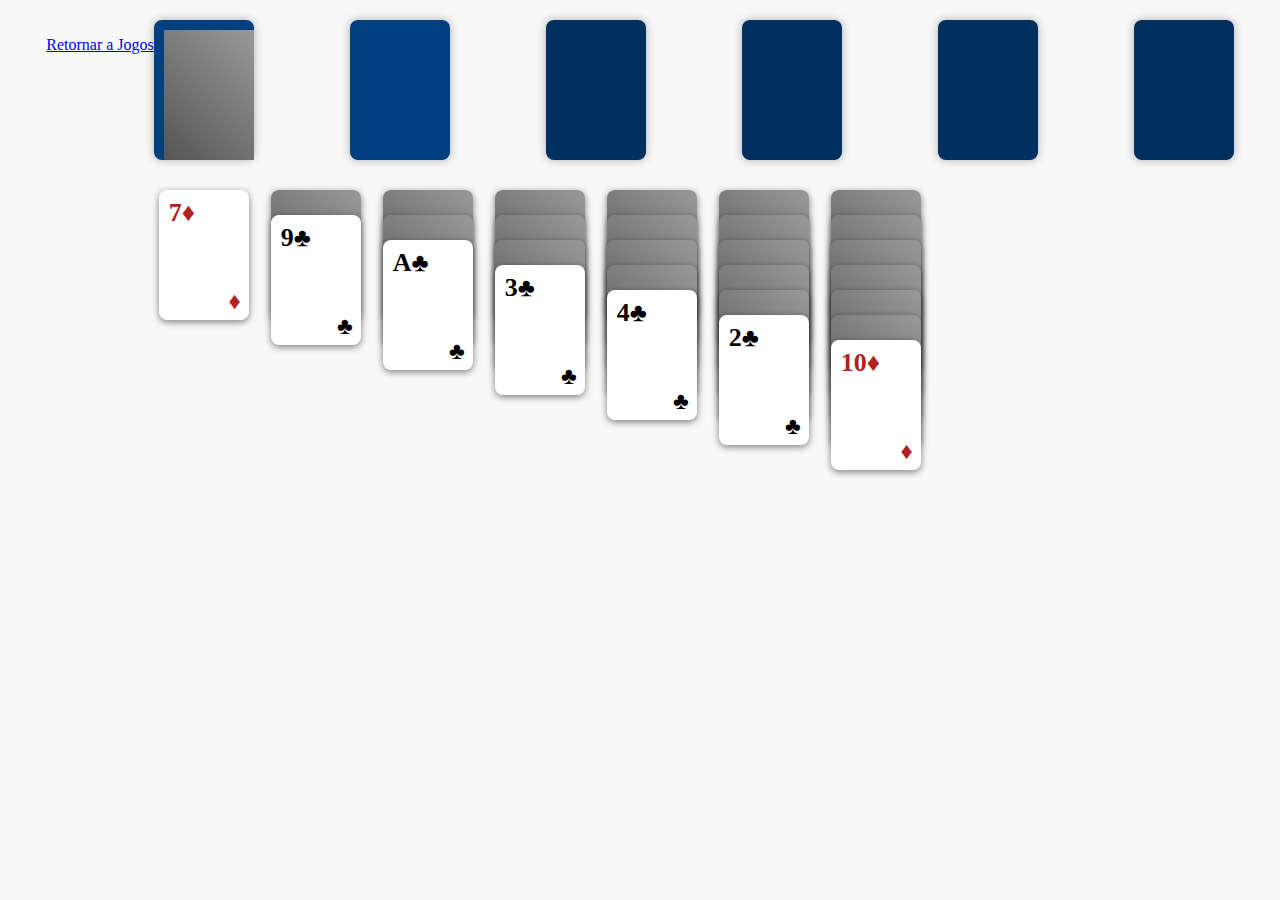
<file: paciencia.html>
<!DOCTYPE html>
<html lang="pt-br">
<head>
<meta charset="UTF-8" />
<title>Paciência (Solitaire) - Klondike</title>
<style>
  * {
    box-sizing: border-box;
  }
  body {
    margin: 0; padding: 20px;
    background: #f8f8f8;
    font-family: Tahoma, Geneva, Verdana;
    user-select: none;
    display: flex;
    justify-content: center;
  }
  #game {
    max-width: 1080px;
    width: 100%;
    display: flex;
    flex-direction: column;
    gap: 20px;
  }
  #top-row {
    display: flex;
    justify-content: space-between;
    margin-bottom: 10px;
  }
  .pile-group {
    display: flex;
    gap: 12px;
  }
  #stock, #waste, .foundation {
    width: 100px;
    height: 140px;
    background: #004080;
    border-radius: 8px;
    padding: 5px;
    box-shadow: 0 0 10px rgba(0,0,0,0.3);
    position: relative;
  }
  #stock .card.back, #waste .card {
    position: absolute;
    width: 90px;
    height: 130px;
    top: 5px; left: 5px;
  }
  .foundation {
    background: #003060;
  }
  #tableau {
    display: flex;
    gap: 12px;
  }
  .tableau-col {
    position: relative;
    width: 100px;
    min-height: 400px;
  }
  .tableau-col .card {
    width: 90px;
    height: 130px;
    border-radius: 8px;
    box-shadow: 0 2px 7px rgba(0,0,0,0.5);
    background-color: white;
    position: absolute;
    left: 5px;
    cursor: pointer;
    font-weight: 600;
    font-size: 26px;
    padding: 8px 10px 5px 10px;
    color: black;
    text-align: left;
    user-select: none;
    transition: box-shadow 0.2s ease;
  }
  .card.red {
    color: #b22222;
  }
  .card.back {
    background: linear-gradient(45deg, #555, #999);
    cursor: pointer;
    color: transparent;
  }
  .card .bottom-right {
    position: absolute;
    bottom: 5px;
    right: 8px;
    font-size: 24px;
    pointer-events: none;
  }
  .card.dragging {
    opacity: 0.7;
    box-shadow: 0 0 15px 5px rgba(255,255,255,0.7);
    z-index: 1000;
  }
</style>
</head>

<body>
   <div style="text-align:end;" color="black">
     <p><a href="../jogos.html">Retornar a Jogos</a></p> 
   </div>

<div id="game">
  <div id="top-row" class="pile-group">
    <div id="stock" title="Monte (Clique para virar carta)"></div>
    <div id="waste" title="Descarte"></div>
    <div class="foundation" data-suit="♥" title="Fundação Copas"></div>
    <div class="foundation" data-suit="♦" title="Fundação Ouros"></div>
    <div class="foundation" data-suit="♣" title="Fundação Paus"></div>
    <div class="foundation" data-suit="♠" title="Fundação Espadas"></div>
  </div>

  <div id="tableau"></div>
</div>

<script>
(() => {
  const suits = ['♥','♦','♣','♠'];
  const values = ['A','2','3','4','5','6','7','8','9','10','J','Q','K'];
  let deck = [];
  let stock = [];
  let waste = [];
  let foundations = { '♥': [], '♦': [], '♣': [], '♠': [] };
  let tableau = [[],[],[],[],[],[],[]];

  const stockElem = document.getElementById('stock');
  const wasteElem = document.getElementById('waste');
  const foundationElems = [...document.querySelectorAll('.foundation')];
  const tableauElem = document.getElementById('tableau');

  // Create deck
  function createDeck() {
    deck = [];
    for (let s of suits) {
      for (let v of values) {
        deck.push({ suit: s, value: v, faceUp: false, color: (s==='♥' || s==='♦') ? 'red' : 'black' });
      }
    }
  }
  // Shuffle
  function shuffle(array) {
    for(let i=array.length-1; i>0; i--){
      const j = Math.floor(Math.random()*(i+1));
      [array[i],array[j]]=[array[j],array[i]];
    }
  }
  // Deal cards to tableau and stock
  function deal() {
    stock = [];
    waste = [];
    foundations = { '♥': [], '♦': [], '♣': [], '♠': [] };
    tableau = [[],[],[],[],[],[],[]];

    let index = 0;
    for(let col=0; col<7; col++){
      for(let row=0; row<=col; row++){
        let card = deck[index++];
        card.faceUp = (row === col);
        tableau[col].push(card);
      }
    }
    while(index < deck.length){
      deck[index].faceUp = false;
      stock.push(deck[index++]);
    }
  }
  // Create card element
  function createCardElement(card) {
    const div = document.createElement('div');
    div.classList.add('card');
    if(!card.faceUp) {
      div.classList.add('back');
      div.textContent = '';
    } else {
      div.textContent = card.value + card.suit;
      div.classList.add(card.color);
      const br = document.createElement('div');
      br.className = 'bottom-right';
      br.textContent = card.suit;
      div.appendChild(br);
    }
    return div;
  }
  // Render function
  function render() {
    // Clear all
    stockElem.innerHTML = '';
    wasteElem.innerHTML = '';
    foundationElems.forEach(f => f.innerHTML = '');
    tableauElem.innerHTML = '';

    // Stock (Monte)
    if(stock.length){
      const backCard = createCardElement({faceUp:false});
      backCard.classList.add('back');
      backCard.style.position = 'relative';
      backCard.style.top = '5px';
      backCard.style.left = '5px';
      stockElem.appendChild(backCard);
    }

    // Waste (Descarte)
    if(waste.length){
      const topCard = waste[waste.length-1];
      const topEl = createCardElement(topCard);
      topEl.style.position = 'relative';
      wasteElem.appendChild(topEl);
    }

    // Foundation piles
    for(let s of suits){
      const fElem = foundationElems.find(f => f.dataset.suit === s);
      const pile = foundations[s];
      if(pile.length){
        const topCard = pile[pile.length-1];
        fElem.appendChild(createCardElement(topCard));
      }
    }

    // Tableau
    for(let col=0; col<7; col++){
      const colDiv = document.createElement('div');
      colDiv.className = 'tableau-col';
      colDiv.style.position = 'relative';
      colDiv.style.height = '400px';

      tableau[col].forEach((card, idx) => {
        const cardEl = createCardElement(card);
        cardEl.style.position = 'absolute';
        cardEl.style.top = (idx * 25) + 'px';
        cardEl.style.left = '5px';
        cardEl.dataset.col = col;
        cardEl.dataset.idx = idx;
        if(card.faceUp){
          cardEl.style.cursor = 'pointer';
        } else {
          cardEl.style.cursor = 'default';
        }
        colDiv.appendChild(cardEl);
      });

      tableauElem.appendChild(colDiv);
    }

    addEventListeners();
  }

  // Convert card value to number
  function valueToNumber(val){
    if(val === 'A') return 1;
    if(val === 'J') return 11;
    if(val === 'Q') return 12;
    if(val === 'K') return 13;
    return parseInt(val);
  }

  // Check if movingCard can be placed on destCard in tableau
  function canPlaceOnTableau(movingCard, destCard){
    if(!destCard) return movingCard.value === 'K';
    if(!destCard.faceUp) return false;
    if(movingCard.color === destCard.color) return false;
    return valueToNumber(movingCard.value) === valueToNumber(destCard.value) - 1;
  }

  // Check if movingCard can be placed on foundation pile
  function canPlaceOnFoundation(movingCard, foundationPile){
    if(foundationPile.length === 0) return movingCard.value === 'A';
    const topCard = foundationPile[foundationPile.length-1];
    return movingCard.suit === topCard.suit && valueToNumber(movingCard.value) === valueToNumber(topCard.value) + 1;
  }

  // Drag and drop
  let dragData = null;
  let offsetX = 0;
  let offsetY = 0;

  function addEventListeners(){
    document.querySelectorAll('.card').forEach(card => {
      card.onmousedown = null;
      card.onmouseup = null;
      card.onmousemove = null;
      card.ondragstart = e => e.preventDefault();
    });
    stockElem.onclick = () => {
      if(stock.length === 0){
        stock = waste.reverse().map(c => ({...c, faceUp:false}));
        waste = [];
        render();
      } else {
        let c = stock.pop();
        c.faceUp = true;
        waste.push(c);
        render();
      }
    };

    wasteElem.querySelectorAll('.card').forEach(cardEl => {
      cardEl.style.position = 'relative';
      cardEl.onmousedown = e => {
        e.preventDefault();
        if(waste.length === 0) return;
        dragData = { cards: [waste[waste.length-1]], source: 'waste' };
        startDrag(e, cardEl);
      };
    });

    tableauElem.querySelectorAll('.tableau-col').forEach((colDiv, colIdx) => {
      const cards = tableau[colIdx];
      colDiv.querySelectorAll('.card').forEach((cardEl, idx) => {
        if(!cards[idx].faceUp) return;
        cardEl.style.position = 'absolute';
        cardEl.onmousedown = e => {
          e.preventDefault();
          dragData = { cards: cards.slice(idx), source: 'tableau', col: colIdx, idx: idx };
          startDrag(e, cardEl);
        };
      });
    });

    foundationElems.forEach(fElem => {
      fElem.ondragover = e => e.preventDefault();
      fElem.ondrop = e => {
        e.preventDefault();
        if(!dragData) return;
        if(dragData.cards.length !== 1) return;
        const card = dragData.cards[0];
        const suit = fElem.dataset.suit;
        if(card.suit !== suit) return;
        if(canPlaceOnFoundation(card, foundations[suit])){
          removeDraggedCards();
          foundations[suit].push(card);
          flipLastCard();
          render();
        }
        dragData = null;
      };
    });

    tableauElem.querySelectorAll('.tableau-col').forEach((colDiv, colIdx) => {
      colDiv.ondragover = e => e.preventDefault();
      colDiv.ondrop = e => {
        e.preventDefault();
        if(!dragData) return;
        const destPile = tableau[colIdx];
        const destCard = destPile.length ? destPile[destPile.length - 1] : null;
        if(canPlaceOnTableau(dragData.cards[0], destCard)){
          removeDraggedCards();
          tableau[colIdx] = destPile.concat(dragData.cards);
          flipLastCard();
          render();
        }
        dragData = null;
      };
    });
  }

  function startDrag(e, cardEl){
    e.preventDefault();
    const rect = cardEl.getBoundingClientRect();
    offsetX = e.clientX - rect.left;
    offsetY = e.clientY - rect.top;

    document.body.style.userSelect = 'none';

    cardEl.classList.add('dragging');
    const draggedCards = dragData.cards.map((c,i) => {
      const clone = createCardElement(c);
      clone.style.position = 'fixed';
      clone.style.left = `${e.clientX - offsetX}px`;
      clone.style.top = `${e.clientY - offsetY + i*30}px`;
      clone.style.zIndex = 1000 + i;
      document.body.appendChild(clone);
      return clone;
    });

    function onMouseMove(ev) {
      ev.preventDefault();
      draggedCards.forEach((clone, i) => {
        clone.style.left = `${ev.clientX - offsetX}px`;
        clone.style.top = `${ev.clientY - offsetY + i*30}px`;
      });
    }
    function onMouseUp(ev) {
      ev.preventDefault();
      draggedCards.forEach(clone => clone.remove());
      cardEl.classList.remove('dragging');
      document.removeEventListener('mousemove', onMouseMove);
      document.removeEventListener('mouseup', onMouseUp);

      // Detect drop target
      const elem = document.elementFromPoint(ev.clientX, ev.clientY);
      if(!elem) {
        dragData = null;
        render();
        return;
      }

      // Foundation drop
      let foundationDrop = foundationElems.find(f => f.contains(elem) || f === elem);
      if(foundationDrop){
        foundationDrop.dispatchEvent(new DragEvent('drop', {bubbles:true, cancelable:true}));
        dragData = null;
        return;
      }
      // Tableau drop
      let tableauDrop = null;
      tableauElem.querySelectorAll('.tableau-col').forEach((colDiv) => {
        if(colDiv.contains(elem) || colDiv === elem) {
          tableauDrop = colDiv;
        }
      });
      if(tableauDrop){
        tableauDrop.dispatchEvent(new DragEvent('drop', {bubbles:true, cancelable:true}));
        dragData = null;
        return;
      }
      dragData = null;
      render();
    }
    document.addEventListener('mousemove', onMouseMove);
    document.addEventListener('mouseup', onMouseUp);
  }

  // Remove cards from source piles
  function removeDraggedCards(){
    if(dragData.source === 'waste'){
      waste.pop();
    } else if(dragData.source === 'tableau'){
      tableau[dragData.col].splice(dragData.idx);
    }
  }
  // Flip last card in tableau piles face up if facedown
  function flipLastCard(){
    tableau.forEach(col => {
      if(col.length > 0){
        const lastCard = col[col.length-1];
        if(!lastCard.faceUp){
          lastCard.faceUp = true;
        }
      }
    });
  }

  // Start game
  function init(){
    createDeck();
    shuffle(deck);
    deal();
    render();
  }

  init();
})();
</script>

</body>
</html>
</file>
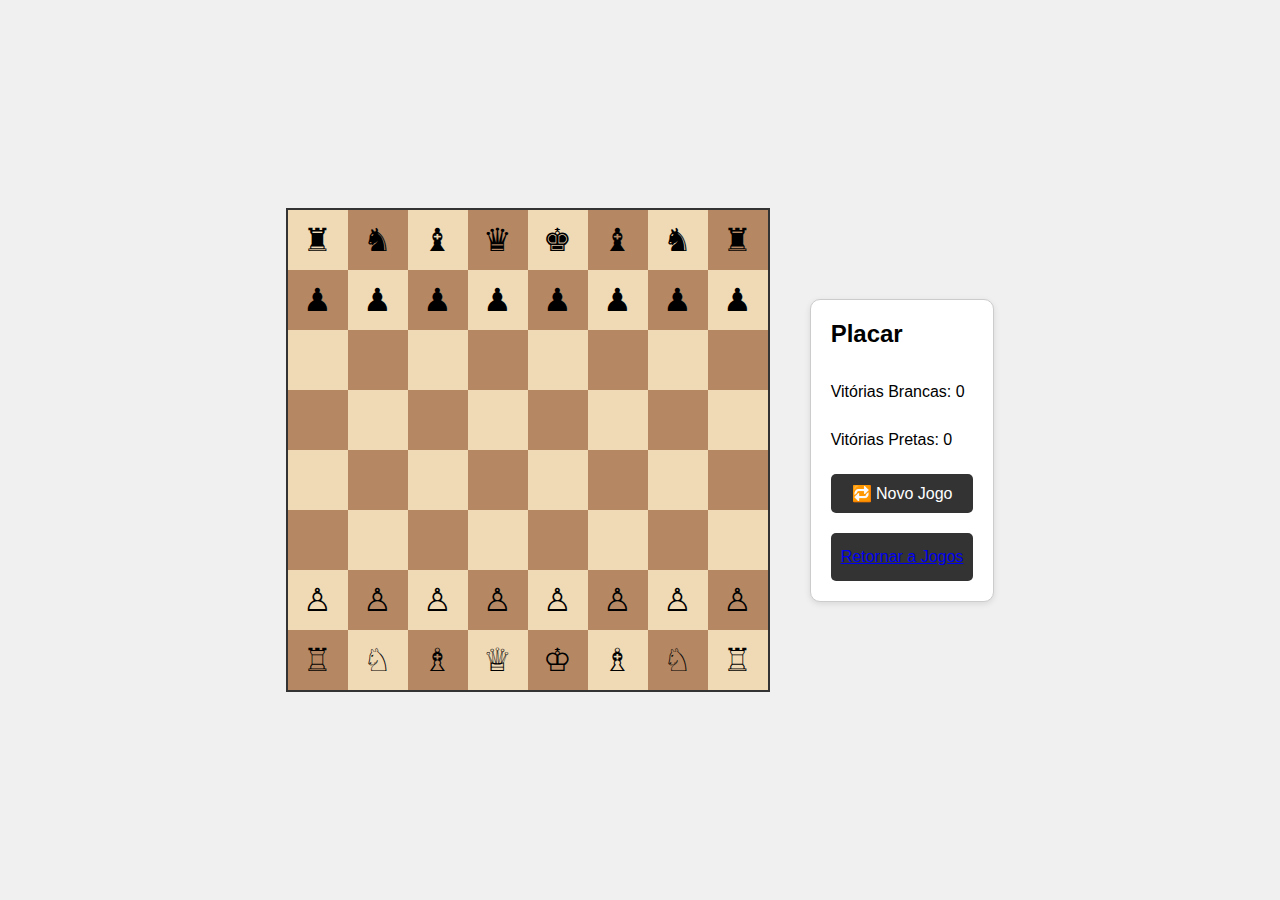
<file: xadrez.html>
<!DOCTYPE html>
<html lang="pt-br">
<head>
  <meta charset="UTF-8">
  <title>Jogo de Xadrez</title>
  <style>
    * {
      box-sizing: border-box;
    }
    body {
      margin: 0;
      background-color: #f0f0f0;
      font-family: sans-serif;
      display: flex;
      justify-content: center;
      align-items: center;
      height: 100vh;
      padding: 20px;
      gap: 40px;
    }
    #chessboard {
      display: grid;
      grid-template-columns: repeat(8, 60px);
      grid-template-rows: repeat(8, 60px);
      border: 2px solid #333;
    }
    .square {
      width: 60px;
      height: 60px;
      display: flex;
      align-items: center;
      justify-content: center;
      font-size: 32px;
      cursor: pointer;
    }
    .light {
      background-color: #f0d9b5;
    }
    .dark {
      background-color: #b58863;
    }
    .selected {
      outline: 3px solid yellow;
    }
    .sidebar {
      display: flex;
      flex-direction: column;
      gap: 20px;
      background-color: white;
      padding: 20px;
      border: 1px solid #ccc;
      border-radius: 10px;
      box-shadow: 0 2px 6px rgba(0,0,0,0.1);
    }
    .sidebar h2 {
      margin: 0 0 10px;
    }
    .sidebar p {
      margin: 5px 0;
    }
    button {
      padding: 10px;
      font-size: 16px;
      border: none;
      background-color: #333;
      color: white;
      border-radius: 5px;
      cursor: pointer;
    }
    button:hover {
      background-color: #555;
    }
  </style>
</head>
<body>
  <div style="display: flex; align-items: center; justify-content: center; gap: 40px;">
    <div id="chessboard"></div>

    <div class="sidebar">
      <h2>Placar</h2>
      <p>Vitórias Brancas: <span id="whiteWins">0</span></p>
      <p>Vitórias Pretas: <span id="blackWins">0</span></p>
      <button onclick="resetGame()">🔁 Novo Jogo</button>
      <button>
        <p><a href="../jogos.html">Retornar a Jogos</a></p>
      </button>
    </div>
  </div>

  <script>
    const board = document.getElementById('chessboard');
    const initialBoard = [
      ['♜','♞','♝','♛','♚','♝','♞','♜'],
      ['♟','♟','♟','♟','♟','♟','♟','♟'],
      ['','','','','','','',''],
      ['','','','','','','',''],
      ['','','','','','','',''],
      ['','','','','','','',''],
      ['♙','♙','♙','♙','♙','♙','♙','♙'],
      ['♖','♘','♗','♕','♔','♗','♘','♖']
    ];

    let initialSetup = JSON.parse(JSON.stringify(initialBoard));
    let selected = null;
    let currentPlayer = 'white';
    let whiteWins = 0;
    let blackWins = 0;

    function createBoard() {
      board.innerHTML = '';
      for (let i = 0; i < 8; i++) {
        for (let j = 0; j < 8; j++) {
          const square = document.createElement('div');
          square.className = 'square ' + ((i + j) % 2 === 0 ? 'light' : 'dark');
          square.dataset.row = i;
          square.dataset.col = j;
          square.textContent = initialSetup[i][j];
          square.addEventListener('click', () => handleClick(square));
          board.appendChild(square);
        }
      }
    }

    function handleClick(square) {
      const row = parseInt(square.dataset.row);
      const col = parseInt(square.dataset.col);
      const piece = initialSetup[row][col];

      if (selected) {
        const [fromRow, fromCol] = selected;
        if (isValidMove(fromRow, fromCol, row, col)) {
          const target = initialSetup[row][col];
          if (target === '♚') {
            whiteWins++;
            updateScore();
            alert("Vitória das peças brancas!");
            resetGame();
            return;
          } else if (target === '♔') {
            blackWins++;
            updateScore();
            alert("Vitória das peças pretas!");
            resetGame();
            return;
          }
          initialSetup[row][col] = initialSetup[fromRow][fromCol];
          initialSetup[fromRow][fromCol] = '';
          currentPlayer = currentPlayer === 'white' ? 'black' : 'white';
        }
        selected = null;
        createBoard();
      } else if (piece && isPlayerPiece(piece)) {
        selected = [row, col];
        square.classList.add('selected');
      }
    }

    function isPlayerPiece(piece) {
      return (currentPlayer === 'white' && piece.charCodeAt(0) <= 9817) ||
             (currentPlayer === 'black' && piece.charCodeAt(0) >= 9818);
    }

    function isValidMove(fromRow, fromCol, toRow, toCol) {
      const piece = initialSetup[fromRow][fromCol];
      const target = initialSetup[toRow][toCol];
      return !target || isPlayerPiece(target) === false;
    }

    function updateScore() {
      document.getElementById('whiteWins').textContent = whiteWins;
      document.getElementById('blackWins').textContent = blackWins;
    }

    function resetGame() {
      initialSetup = JSON.parse(JSON.stringify(initialBoard));
      selected = null;
      currentPlayer = 'white';
      createBoard();
    }

    createBoard();
  </script>
</body>
</html>
</file>
<file: index.css>
@charset "UTF-8";
/* Font importada de google fonts */
@import url('https://fonts.googleapis.com/css2?family=Bebas+Neue&family=Fredericka+the+Great&display=swap');

@import url('https://fonts.googleapis.com/css2?family=Josefin+Sans:ital,wght@0,100..700;1,100..700&family=Libre+Baskerville:ital,wght@0,400;0,700;1,400&family=Playfair+Display:ital,wght@0,400..900;1,400..900&display=swap');
/*fonte importada do computador */

@import url('https://fonts.googleapis.com/css2?family=Edu+NSW+ACT+Cursive:wght@400..700&family=Passion+One:wght@400;700;900&family=Source+Code+Pro:ital,wght@0,200..900;1,200..900&display=swap');

@font-face {
    font-family: 'Android';
    src: url(fontes/idroid.otf) format('opentype');
}

:root{
    --cor00:#233CCF;
    --cor01:#3747A5;
    --cor02:#0025FA;
    --cor03:#3D467A;
    --cor04:#353950;
    --cor05:#2B2C33;

    --fonte_padrao:Arial, Verdana, Helvetica, Sans-serif;
    --fonte_padrao02:"Libre Baskerville", serif;
    --fonte_destaque:"Bebas Neue", Sans-serif;
    --fonte_android:'Android',sans-serif;
    --fonte_caligrafica:"Passion One", sans-serif;

}

*{
    margin: 0px;
    padding: 0px;
}

body { 
    color: rgb(0, 0, 0);
    background-color: #ffffff;
    font-family: Arial, Helvetica, sans-serif;
    
}

header{
    background-image: linear-gradient(to bottom, var(--cor00), var(--cor05));
    min-width: 300px;
    text-align: center;
    padding-top: 30px;
    padding-bottom: 10px;
    

}
header > h1{
    color: white;
    font-family:var(--fonte_destaque);
    font-size: 2em; 
    font-weight:lighter;   
    text-shadow: 2px 2px 0px rgba(0, 0, 0, 0.336);
}  

header img{
    width: 150px;
    height: 150px;
    border-radius: 50%;
    border: 0px solid rgb(255, 255, 255);
}

header > p{
    font-family: var(--fonte_padrao);
    font-size: 0.67em;
    color: white;
    padding-bottom: 10px;
    
}

i#burguer{
    background-color:#2B2C33;
    display: block;
    color: rgb(0, 0, 0);
    text-align: center;
    padding: 10px;
    cursor: pointer;
 }
 i#burguer:hover{
    background-color: #3747A5;
    color: black;
 }
a {
    color:rgb(13, 35, 54);
    text-decoration: none;
    padding: 10px;
}

.material-icons{
    font-size: 2em;
 }

    menu ul{
        list-style-type: none;
        
    }

    menu > ul > li > a{
        display:block;
        padding: 10px;
        text-align: center;
        text-decoration: none;
        background-color: gray;
        color: white;
        border-top: 2px solid rgb(199, 199, 199);
    }

    menu > ul > li > a:hover{
        background-color: rgb(165, 166, 177);
        transform: scale(1.1);
        transition-duration: 0.5s;
    }

main{ /*RESPONSIVE*/
    min-width: 300px;
    max-width: 800px;
    margin: auto;
    background-color: white;
    padding: 15px; /*distância das bordas ao conteúdo do meio*/
    box-shadow: 0px 0px 10px rgba(0, 0, 0, 0.486);
    margin-top: 0px;
}

main p{
    margin: 15px 15px 15px 15px;
    text-align: justify;
    text-indent: 30px;
    line-height: 1.7em;
}

main h3{
    margin: 20px 15px 5px 15px;
}
.center{
    text-align: center;
}

footer img{
    box-shadow: 5px 5px 15px rgba(0, 0, 0, 0.37);
    width: 30px;
    height: 30px;
}
footer img:hover{
    background-color: var(--cor00);
    padding: 3px;
    transition-duration: 0.5s;
    border-radius: 10px;
    
}
footer{
    background-image: linear-gradient(to bottom, var(--cor00), var(--cor05));
    display: flex;
    justify-content: center;
    text-align: center;
}
footer a{
    margin:20px
}
footer p{
    color: white;
    padding: 10px;
    margin: 2px;
    text-shadow: 2px 2px 5px rgba(0, 0, 0, 0.76);
}
.container {
    padding: 0px 50px;
}

.listas {
    display: flex;
    gap: 30px;
}

.galeria{

}

ul{
    list-style-type:none;
}
</file>
<file: style.css>
/* Font importada de google fonts */
@import url('https://fonts.googleapis.com/css2?family=Bebas+Neue&family=Fredericka+the+Great&display=swap');

@import url('https://fonts.googleapis.com/css2?family=Josefin+Sans:ital,wght@0,100..700;1,100..700&family=Libre+Baskerville:ital,wght@0,400;0,700;1,400&family=Playfair+Display:ital,wght@0,400..900;1,400..900&display=swap');
/*fonte importada do computador */
@import url('https://fonts.googleapis.com/css2?family=Edu+NSW+ACT+Cursive:wght@400..700&family=Passion+One:wght@400;700;900&family=Source+Code+Pro:ital,wght@0,200..900;1,200..900&display=swap');
@font-face {
    font-family: 'Android';
    src: url(fontes/idroid.otf) format('opentype');
}

:root{
    --cor00:#233CCF;
    --cor01:#3747A5;
    --cor02:#0025FA;
    --cor03:#3D467A;
    --cor04:#353950;
    --cor05:#2B2C33;

    --fonte_padrao:Arial, Verdana, Helvetica, Sans-serif;
    --fonte_padrao02:"Libre Baskerville", serif;
    --fonte_destaque:"Bebas Neue", Sans-serif;
    --fonte_android:'Android',sans-serif;
    --fonte_caligrafica:"Passion One", sans-serif;
    }
    *{
        margin: 0px;
        padding: 0px;
    }

    body { 
    color: rgb(0, 0, 0);
    background-color: #ffffff;
    font-family: Arial, Helvetica, sans-serif;
    
}
    
    header{
        background-image: linear-gradient(to bottom, var(--cor00), var(--cor04));
        color: white;
        min-height: 80px;
        text-align: center;
        padding-top: 10px;
    }
    nav{
        font-family: Arial, Helvetica, sans-serif;
        background-color: var(--cor04);
        padding: 10px;
        
        text-align: left;
        padding-bottom: 10px;
        font-size: 1em;
    }
    nav > a{
    color: white;
    padding: 10px;
    text-decoration: none;
    font-weight: lighter;
    border-radius: 2px;
    transition-duration: 0.3s;
    
}
    nav a:hover{   
    background-color: var(--cor01);
    padding: 10px;
    text-decoration: none;
    font-weight: bolder;
    border-radius:5px;
    transition-duration: 0.5s;
}
    header > h1{
        font-family: var(--fonte_destaque);
        font-weight:normal;
        font-size: 2em;
        
    }

    header > p{
        font-family: var(--fonte_padrao);
        font-size: 0.67em;
        color: white;
        

    }
    main{

        margin: auto;
        height: auto;
        min-width: 300px;
        max-width: 800px;
        
        background-color: white;
        padding: 25px;
        
        box-shadow:0px 0px 10px black;
        border-bottom-right-radius: 10px;
        border-bottom-left-radius: 10px;
        border-top-right-radius: 10px;
        border-top-left-radius: 10px;
        padding-bottom: 0px;
        
    }
   h2,h3,h4,h4,h6{
    padding: 10px;
   }
    footer{
        background-image: linear-gradient(to bottom, var(--cor00), var(--cor05));  
        font-family: var(--fonte_padrao);
        padding-bottom: 10px;
        padding-top: 10px;
        text-align: center;
        color: white;
        font-size: 0.8em;
    }

    ul{
        list-style: inside;
        padding: 5px;
        columns: 2;
        text-align: left;
        list-style-type: none;
        
    }
   
    img{
    display: block;   /* transforma em bloco */
    margin: 30px auto;   /* margens automáticas centralizam */
    max-width: 300px;  /* responsivo, nunca passa da largura da tela */  
    height: auto;    /* mantém proporção */
    border-radius: 12px; /* opcional: cantos arredondados */
    box-shadow: 0 4px 12px rgba(0,0,0,0.2); /* opcional: sombra */
    }

    img:hover{
        transform:scale(1.5);
    }
    div.galeria{
        padding: 15px;
    }

    div#txt_exercicios{
        line-height: 1.8;
    }

    div#txt_exercicios a:hover{
        background-color: rgba(173, 216, 230, 0.445);
        text-decoration: none;
        padding: 10px;
        border-radius: 10px;
    }
    div#voltar{
        text-align: center;    
    }
    div#voltar a:hover{
         padding: 10px;
         background-color: rgba(125, 208, 235, 0.637);
         font-weight: bolder;
         transition-duration: 0.5s;
         box-shadow: 0 4px 10px rgba(0,0,0,0.2);
         border-radius: 5px;
         border: none;
    }
</file>
